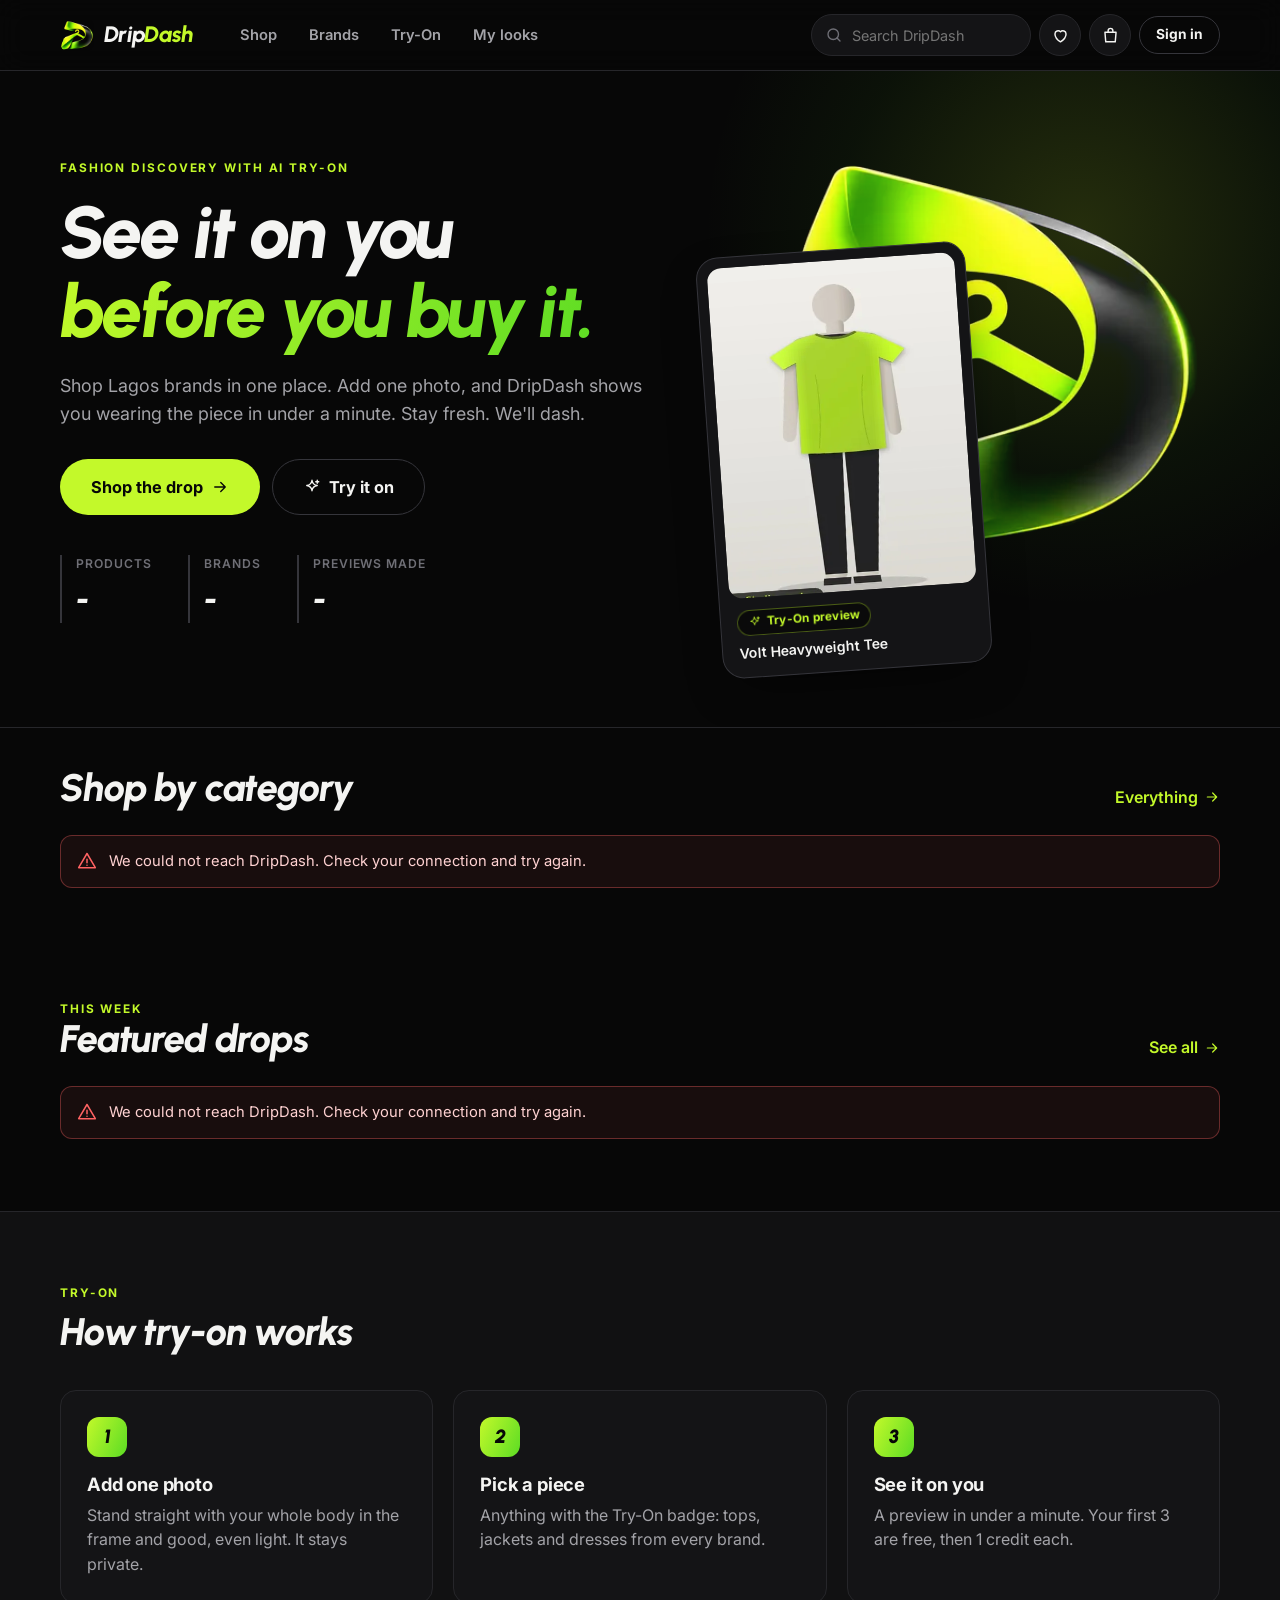
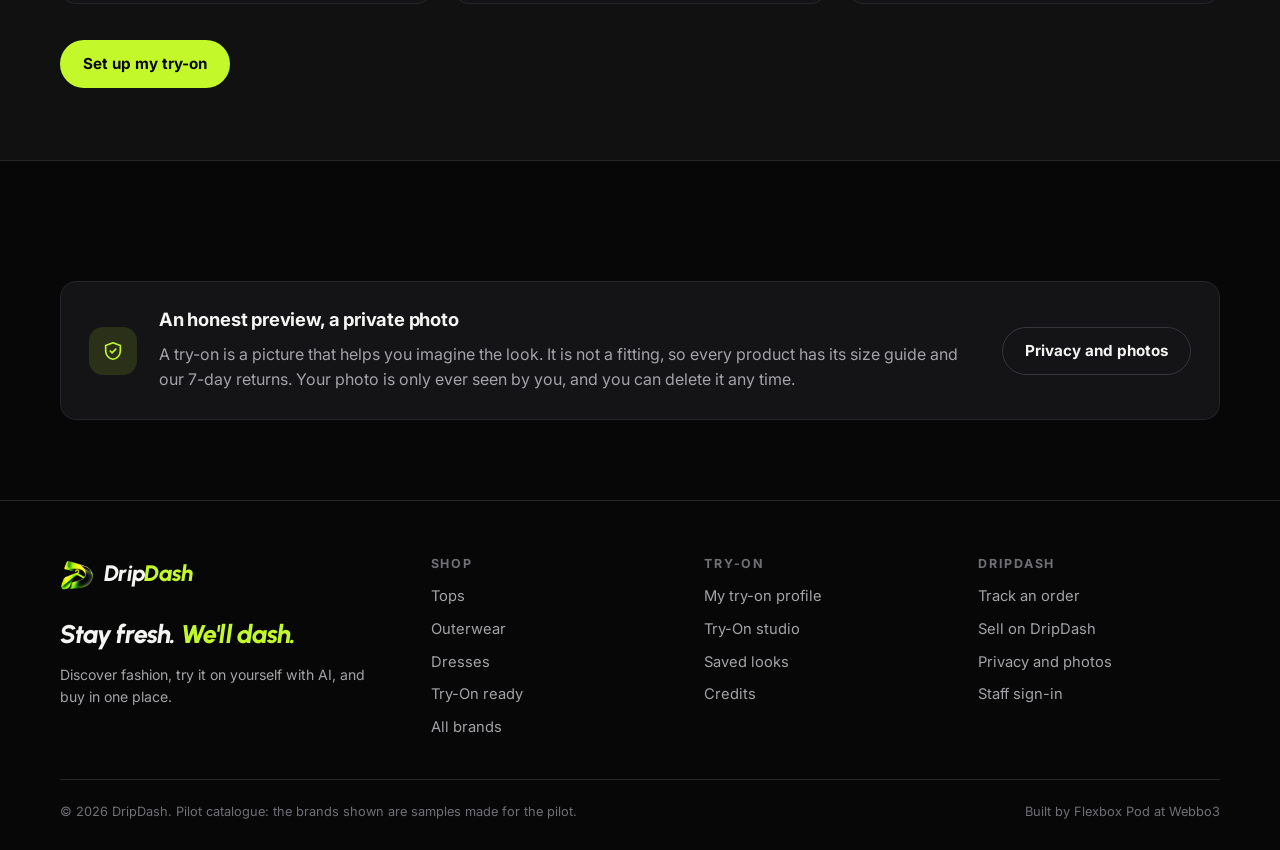
<file: index.html>
<!doctype html>
<!-- PAGE 1: HOME. Owner: Role 1, Lead Developer. Your files: index.html, js/pages/home.js, css/pages/home.css -->
<html lang="en">
<head>
  <meta charset="utf-8">
  <meta name="viewport" content="width=device-width, initial-scale=1">
  <title>DripDash | Stay fresh. We'll dash.</title>
  <meta name="description" content="Discover fashion from Lagos brands, see it on yourself with an AI try-on, and buy in one place.">
  <link rel="icon" href="assets/emblem-96.png">
  <link rel="preconnect" href="https://fonts.googleapis.com">
  <link rel="preconnect" href="https://fonts.gstatic.com" crossorigin>
  <link rel="stylesheet" href="https://fonts.googleapis.com/css2?family=Inter:wght@400;500;600;700&family=Urbanist:ital,wght@0,700;0,800;1,700;1,800;1,900&display=swap">
  <link rel="stylesheet" href="css/dripdash.css">
  <link rel="stylesheet" href="css/pages/home.css">
</head>
<body data-page="home">
  <header data-dd="header"></header>
  <main>
    <section class="hero">
      <div class="wrap hero-grid">
        <div class="hero-copy">
          <p class="eyebrow">Fashion discovery with AI try-on</p>
          <h1>See it on you<br><span class="grad-text">before you buy it.</span></h1>
          <p class="lead">Shop Lagos brands in one place. Add one photo, and DripDash shows you wearing the piece in under a minute. Stay fresh. We'll dash.</p>
          <div class="row hero-cta">
            <a class="btn btn-lg" href="shop.html">Shop the drop <i data-icon="arrow"></i></a>
            <a class="btn btn-lg btn-ghost" href="tryon.html"><i data-icon="sparkle"></i> Try it on</a>
          </div>
          <dl class="hero-stats" id="stats" aria-live="polite">
            <div><dt>Products</dt><dd data-stat="products">-</dd></div>
            <div><dt>Brands</dt><dd data-stat="brands">-</dd></div>
            <div><dt>Previews made</dt><dd data-stat="previews_made">-</dd></div>
          </dl>
        </div>
        <div class="hero-art" aria-hidden="true">
          <img class="hero-emblem" src="assets/emblem.webp" alt="">
          <figure class="hero-card">
            <img src="assets/hero-tryon.webp" alt="">
            <figcaption><span class="pill tryon"><i data-icon="sparkle"></i>Try-On preview</span><span class="small">Volt Heavyweight Tee</span></figcaption>
          </figure>
        </div>
      </div>
    </section>

    <section class="section tight">
      <div class="wrap">
        <div class="row between section-head">
          <h2>Shop by category</h2>
          <a class="link-arrow" href="shop.html">Everything <i data-icon="arrow"></i></a>
        </div>
        <div class="cats" id="categories"></div>
      </div>
    </section>

    <section class="section">
      <div class="wrap">
        <div class="row between section-head">
          <div><p class="eyebrow">This week</p><h2>Featured drops</h2></div>
          <a class="link-arrow" href="shop.html?sort=featured">See all <i data-icon="arrow"></i></a>
        </div>
        <div class="grid grid-4" id="featured" data-check="featured"></div>
      </div>
    </section>

    <section class="section how" id="how">
      <div class="wrap">
        <p class="eyebrow">Try-On</p>
        <h2>How try-on works</h2>
        <ol class="how-steps">
          <li><span class="num">1</span><h3>Add one photo</h3><p class="muted">Stand straight with your whole body in the frame and good, even light. It stays private.</p></li>
          <li><span class="num">2</span><h3>Pick a piece</h3><p class="muted">Anything with the Try-On badge: tops, jackets and dresses from every brand.</p></li>
          <li><span class="num">3</span><h3>See it on you</h3><p class="muted">A preview in under a minute. Your first 3 are free, then 1 credit each.</p></li>
        </ol>
        <a class="btn" href="profile.html">Set up my try-on</a>
      </div>
    </section>

    <section class="section tight">
      <div class="wrap">
        <div class="brand-strip" id="brands"></div>
      </div>
    </section>

    <section class="section tight">
      <div class="wrap">
        <div class="honest">
          <div class="icon-tile"><i data-icon="shield"></i></div>
          <div class="stack">
            <h3>An honest preview, a private photo</h3>
            <p class="muted">A try-on is a picture that helps you imagine the look. It is not a fitting, so every product has its size guide and our 7-day returns. Your photo is only ever seen by you, and you can delete it any time.</p>
          </div>
          <a class="btn btn-ghost" href="account.html#privacy">Privacy and photos</a>
        </div>
      </div>
    </section>
  </main>
  <footer data-dd="footer"></footer>
  <script src="js/api.js"></script>
  <script src="js/ui.js"></script>
  <script src="js/pages/home.js"></script>
</body>
</html>
</file>
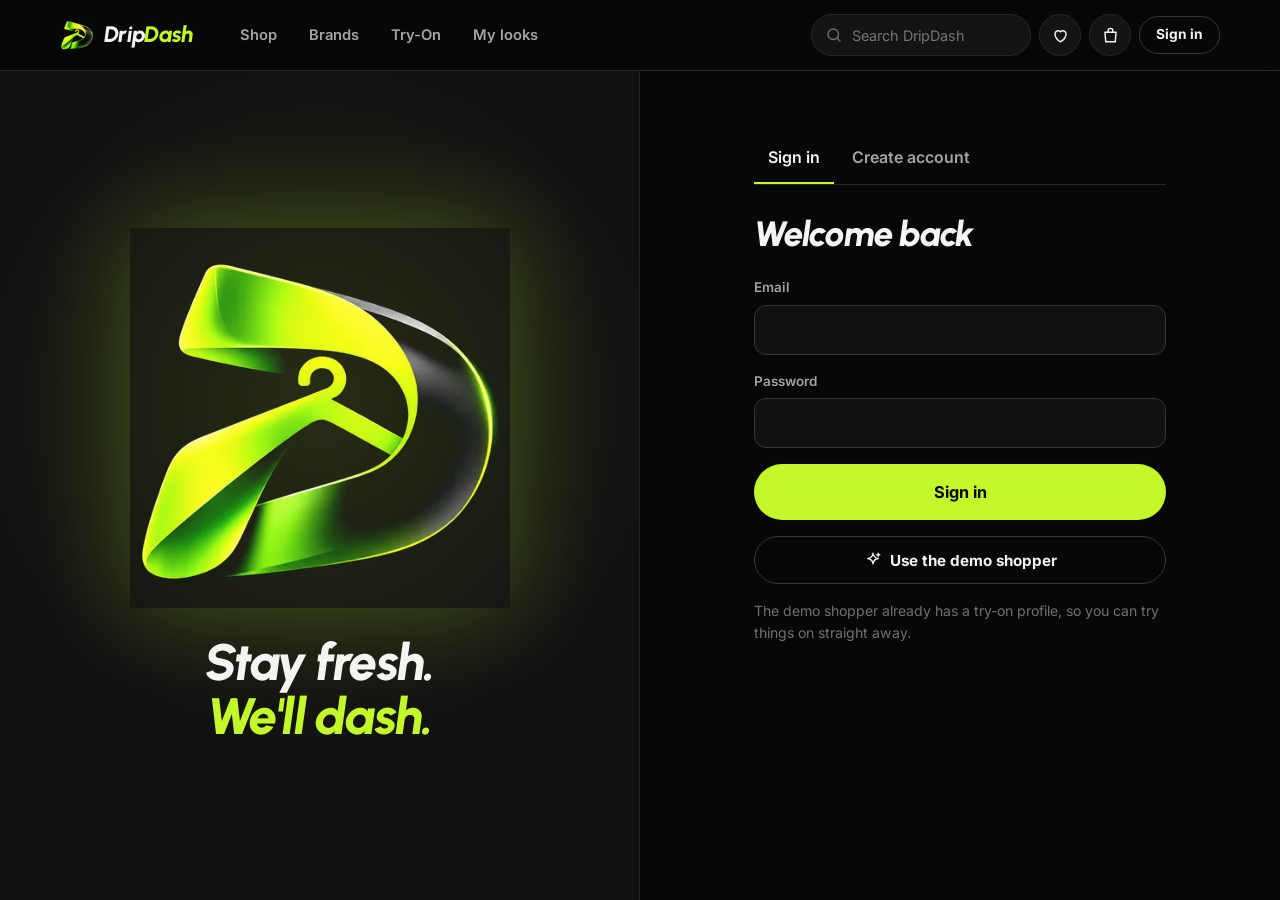
<file: account.html>
<!doctype html>
<!-- PAGE 13: ACCOUNT. Owner: Role 13, Wallet & Account Developer. Your files: account.html, js/pages/account.js, css/pages/account.css -->
<html lang="en">
<head>
  <meta charset="utf-8">
  <meta name="viewport" content="width=device-width, initial-scale=1">
  <title>Your account | DripDash</title>
  <link rel="icon" href="assets/emblem-96.png">
  <link rel="preconnect" href="https://fonts.googleapis.com">
  <link rel="preconnect" href="https://fonts.gstatic.com" crossorigin>
  <link rel="stylesheet" href="https://fonts.googleapis.com/css2?family=Inter:wght@400;500;600;700&family=Urbanist:ital,wght@0,700;0,800;1,700;1,800;1,900&display=swap">
  <link rel="stylesheet" href="css/dripdash.css">
  <link rel="stylesheet" href="css/pages/account.css">
</head>
<body data-page="account">
  <header data-dd="header"></header>
  <main class="wrap">
    <div class="page-head row between">
      <div><p class="eyebrow">Your account</p><h1 id="hello">Hello</h1></div>
      <button class="btn btn-ghost btn-sm" type="button" id="signOut"><i data-icon="logout"></i> Sign out</button>
    </div>
    <div class="account">
      <nav class="side" aria-label="Account sections">
        <a href="#details">Details</a><a href="#wallet">Credits</a><a href="#devices">Devices</a><a href="#privacy">Privacy and photos</a>
      </nav>
      <div class="stack-lg">
        <section class="card pad-lg" id="details">
          <h2>Details</h2>
          <form class="form" id="detailsForm" novalidate>
            <div class="two">
              <div class="field"><label for="name">Full name</label><input id="name" name="name" autocomplete="name"></div>
              <div class="field"><label for="phone">Phone</label><input id="phone" name="phone" type="tel" autocomplete="tel"></div>
            </div>
            <div class="field"><label for="email">Email</label><input id="email" type="email" disabled></div>
            <label class="check"><input type="checkbox" name="marketing"> <span>Send me new drops now and then</span></label>
            <div><button class="btn" type="submit">Save details</button></div>
          </form>
          <details class="pw"><summary>Change password</summary>
            <form class="form" id="passwordForm" novalidate>
              <div class="two">
                <div class="field"><label for="current">Current password</label><input id="current" name="current" type="password" autocomplete="current-password"></div>
                <div class="field"><label for="new">New password</label><input id="new" name="new" type="password" autocomplete="new-password"></div>
              </div>
              <div><button class="btn btn-dark" type="submit">Change password</button></div>
            </form>
          </details>
        </section>

        <section class="card pad-lg" id="wallet">
          <div class="row between"><h2>Credits</h2><span class="balance"><i data-icon="coin"></i><b id="balance">-</b> credits</span></div>
          <p class="muted" id="walletNote">A still preview is 1 credit, a motion preview 3. A preview that fails gives the credit back.</p>
          <div class="grid grid-3 packs" id="packs"></div>
          <h3 style="margin-top:28px">History</h3>
          <div class="table-wrap"><table class="table"><thead><tr><th>When</th><th>What</th><th style="text-align:right">Credits</th><th style="text-align:right">Balance</th></tr></thead><tbody id="ledger"></tbody></table></div>
        </section>

        <section class="card pad-lg" id="devices">
          <h2>Devices</h2>
          <p class="muted">Where you are signed in. End any session you do not recognise.</p>
          <ul class="sessions" id="sessions"></ul>
        </section>

        <section class="card pad-lg" id="privacy">
          <h2>Privacy and photos</h2>
          <div id="photoState"></div>
          <div class="danger-zone">
            <div><h4>Delete my photo and every preview</h4><p class="small muted">Your try-on profile, your photo and every look made from it. Your orders and credits stay.</p></div>
            <button class="btn btn-danger btn-sm" type="button" id="deletePhotos">Delete photos</button>
          </div>
          <div class="danger-zone">
            <div><h4>Delete my account</h4><p class="small muted">Everything above, plus your wishlist, bag and sign-in. Order records are kept for tax law, without your name or address.</p></div>
            <button class="btn btn-danger btn-sm" type="button" id="deleteAccount">Delete account</button>
          </div>
        </section>
      </div>
    </div>
  </main>
  <footer data-dd="footer"></footer>
  <script src="js/api.js"></script>
  <script src="js/ui.js"></script>
  <script src="js/pages/account.js"></script>
</body>
</html>
</file>
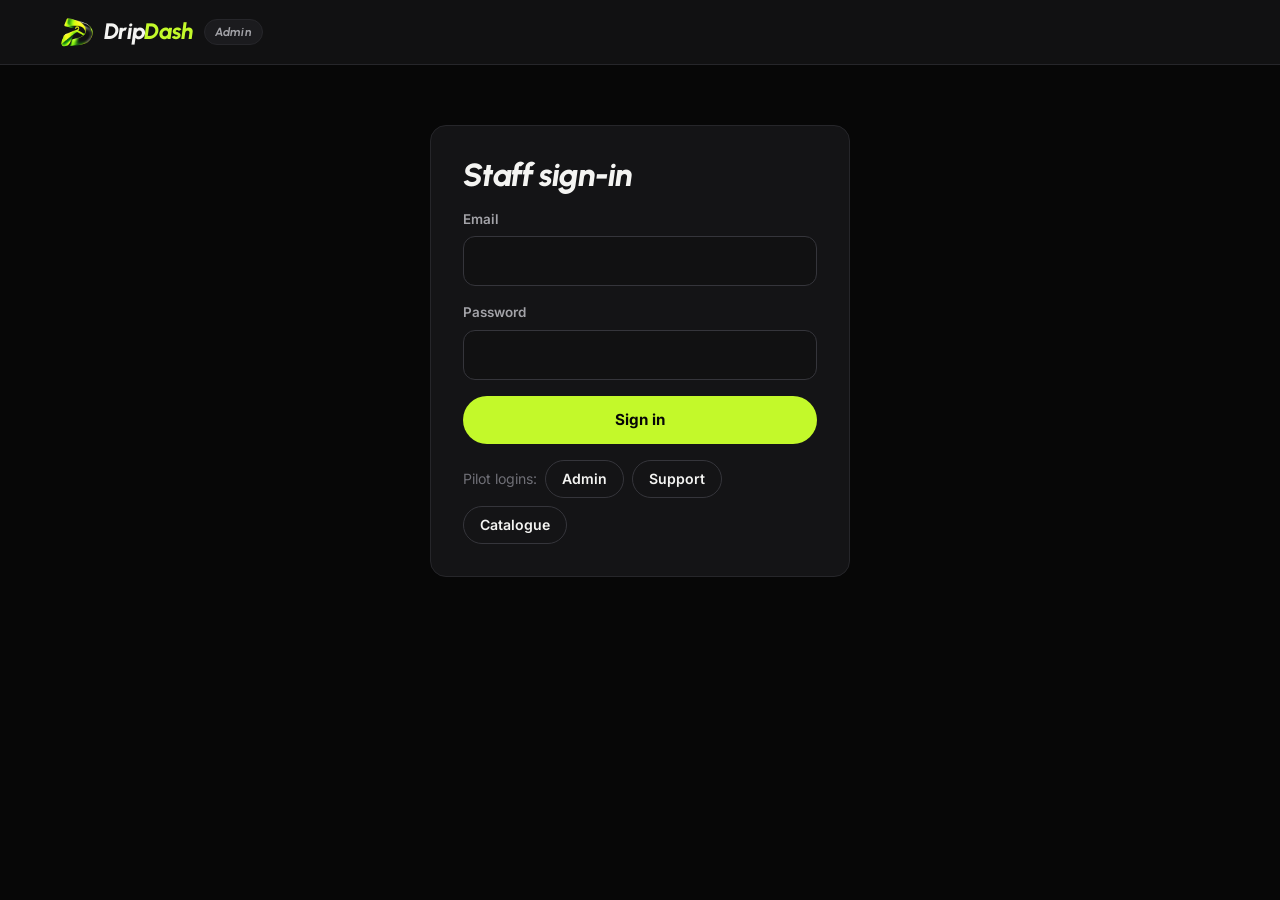
<file: admin.html>
<!doctype html>
<!-- PAGE 14: ADMIN. Owner: Role 14, Admin Dashboard Developer. Your files: admin.html, js/pages/admin.js, css/pages/admin.css -->
<html lang="en">
<head>
  <meta charset="utf-8">
  <meta name="viewport" content="width=device-width, initial-scale=1">
  <title>DripDash Admin</title>
  <link rel="icon" href="assets/emblem-96.png">
  <link rel="preconnect" href="https://fonts.googleapis.com">
  <link rel="preconnect" href="https://fonts.gstatic.com" crossorigin>
  <link rel="stylesheet" href="https://fonts.googleapis.com/css2?family=Inter:wght@400;500;600;700&family=Urbanist:ital,wght@0,700;0,800;1,700;1,800;1,900&display=swap">
  <link rel="stylesheet" href="css/dripdash.css">
  <link rel="stylesheet" href="css/pages/admin.css">
</head>
<body data-page="admin">
  <header class="admin-bar">
    <div class="wrap row between">
      <a class="brand" href="index.html"><img src="assets/emblem-96.png" alt=""><span>Drip<b>Dash</b></span> <span class="pill">Admin</span></a>
      <div class="row"><span class="small muted" id="who"></span><button class="btn btn-ghost btn-sm" type="button" id="staffOut" hidden>Sign out</button></div>
    </div>
  </header>
  <main class="wrap">
    <section class="gate" id="gate" hidden>
      <form class="card pad-lg form" id="staffForm" novalidate>
        <h1 class="display" style="font-size:2rem">Staff sign-in</h1>
        <div class="field"><label for="se">Email</label><input id="se" name="email" type="email" autocomplete="username"></div>
        <div class="field"><label for="sp">Password</label><input id="sp" name="password" type="password" autocomplete="current-password"></div>
        <button class="btn btn-block" type="submit">Sign in</button>
        <div class="demo-logins small">
          <p class="faint">Pilot logins:</p>
          <button type="button" class="chip" data-login="admin@dripdash.ng|dripdash-admin">Admin</button>
          <button type="button" class="chip" data-login="support@dripdash.ng|dripdash-support">Support</button>
          <button type="button" class="chip" data-login="catalogue@dripdash.ng|dripdash-catalogue">Catalogue</button>
        </div>
      </form>
    </section>

    <section id="dash" hidden>
      <div class="tabs" id="tabs">
        <button class="on" type="button" data-tab="overview">Overview</button>
        <button type="button" data-tab="reports">Reports <span class="count" id="reportCount"></span></button>
        <button type="button" data-tab="tryon">Try-on control</button>
        <button type="button" data-tab="orders">Orders</button>
        <button type="button" data-tab="jobs">Job queue</button>
        <button type="button" data-tab="partners">Partners</button>
        <button type="button" data-tab="audit">Audit log</button>
      </div>

      <div data-pane="overview">
        <div class="row between" style="margin-bottom:18px"><h2>Pilot scoreboard</h2>
          <select class="input" id="days" style="width:auto"><option value="7">Last 7 days</option><option value="30" selected>Last 30 days</option><option value="90">Last 90 days</option></select></div>
        <div class="grid grid-4" id="tiles" data-check="admin-tiles"></div>
        <div class="grid grid-2" style="margin-top:20px">
          <div class="card pad"><h3>Previews and orders, by day</h3><div class="bars" id="daily"></div></div>
          <div class="card pad"><h3>Most tried on</h3><ol class="top" id="top"></ol></div>
        </div>
      </div>
      <div data-pane="reports" hidden><div class="reports" id="reports"></div></div>
      <div data-pane="tryon" hidden>
        <div class="card pad switches" id="switches"></div>
        <h3 style="margin:26px 0 12px">Every product</h3>
        <div class="table-wrap"><table class="table"><thead><tr><th>Product</th><th>Category</th><th>Stock</th><th>Last checked</th><th>Try-on</th></tr></thead><tbody id="productRows"></tbody></table></div>
      </div>
      <div data-pane="orders" hidden><div class="table-wrap"><table class="table"><thead><tr><th>Order</th><th>Customer</th><th>Total</th><th>Status</th><th>Move to</th></tr></thead><tbody id="orderRows"></tbody></table></div></div>
      <div data-pane="jobs" hidden><p class="small faint" id="jobsNote"></p><div class="table-wrap"><table class="table"><thead><tr><th>Job</th><th>Product</th><th>Mode</th><th>Status</th><th>Provider</th><th>Time</th><th>Credits</th></tr></thead><tbody id="jobRows"></tbody></table></div></div>
      <div data-pane="partners" hidden><div class="stack" id="partners"></div></div>
      <div data-pane="audit" hidden><div class="table-wrap"><table class="table"><thead><tr><th>When</th><th>Who</th><th>Did</th><th>On</th><th>Note</th></tr></thead><tbody id="auditRows"></tbody></table></div></div>
    </section>
  </main>
  <script src="js/api.js"></script>
  <script src="js/ui.js"></script>
  <script src="js/pages/admin.js"></script>
</body>
</html>
</file>
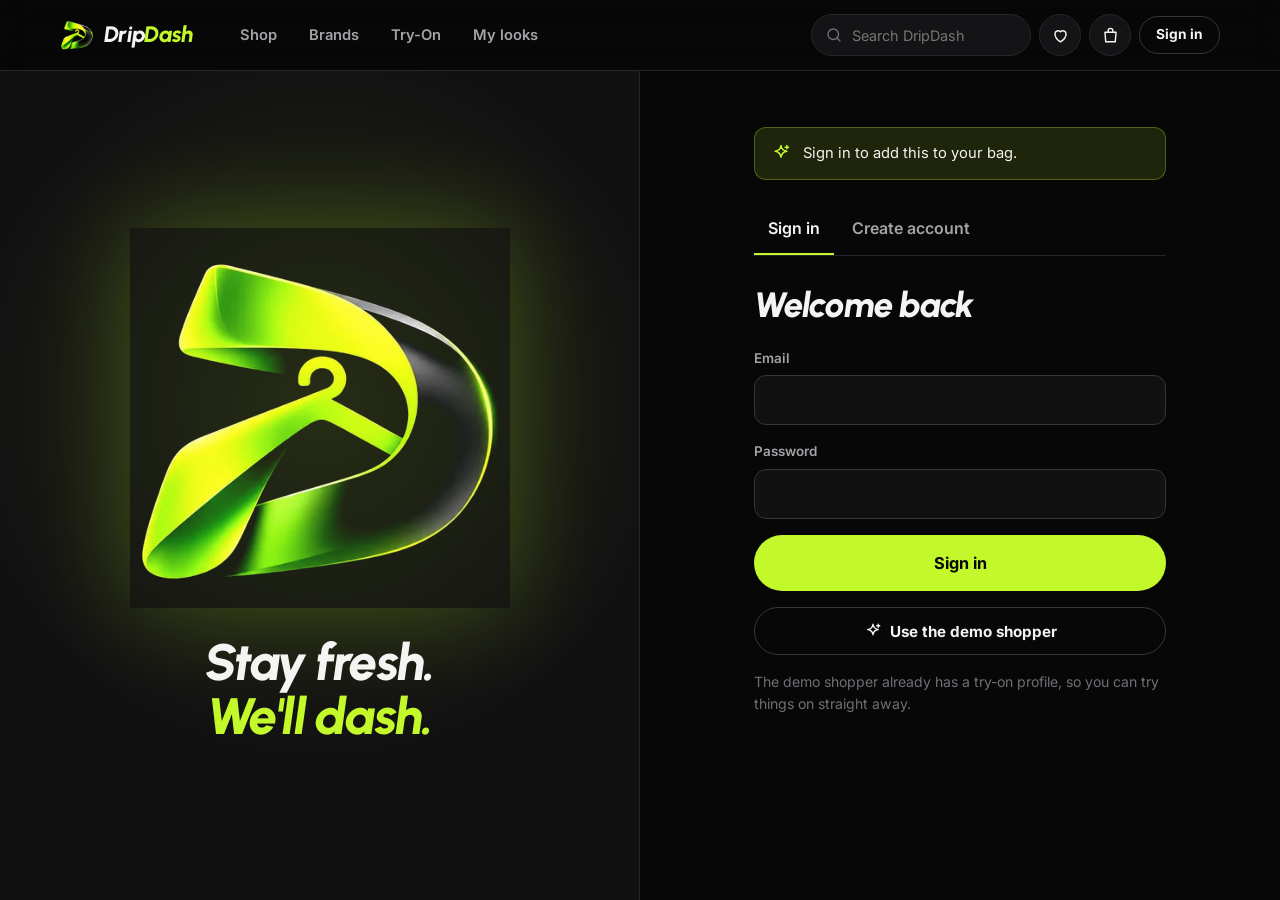
<file: bag.html>
<!doctype html>
<!-- PAGE 10: BAG. Owner: Role 10, Bag Developer. Your files: bag.html, js/pages/bag.js, css/pages/bag.css -->
<html lang="en">
<head>
  <meta charset="utf-8">
  <meta name="viewport" content="width=device-width, initial-scale=1">
  <title>Your bag | DripDash</title>
  <link rel="icon" href="assets/emblem-96.png">
  <link rel="preconnect" href="https://fonts.googleapis.com">
  <link rel="preconnect" href="https://fonts.gstatic.com" crossorigin>
  <link rel="stylesheet" href="https://fonts.googleapis.com/css2?family=Inter:wght@400;500;600;700&family=Urbanist:ital,wght@0,700;0,800;1,700;1,800;1,900&display=swap">
  <link rel="stylesheet" href="css/dripdash.css">
  <link rel="stylesheet" href="css/pages/bag.css">
</head>
<body data-page="bag">
  <header data-dd="header"></header>
  <main class="wrap">
    <div class="page-head">
      <nav class="crumbs"><a href="index.html">Home</a><span>/</span><span>Bag</span></nav>
      <h1>Your bag</h1>
    </div>
    <div class="bag" id="bag" data-check="bag">
      <div id="notices"></div>
      <section class="lines" id="lines" aria-label="Items"></section>
      <aside class="summary card pad" id="summary"></aside>
    </div>
  </main>
  <footer data-dd="footer"></footer>
  <script src="js/api.js"></script>
  <script src="js/ui.js"></script>
  <script src="js/pages/bag.js"></script>
</body>
</html>
</file>
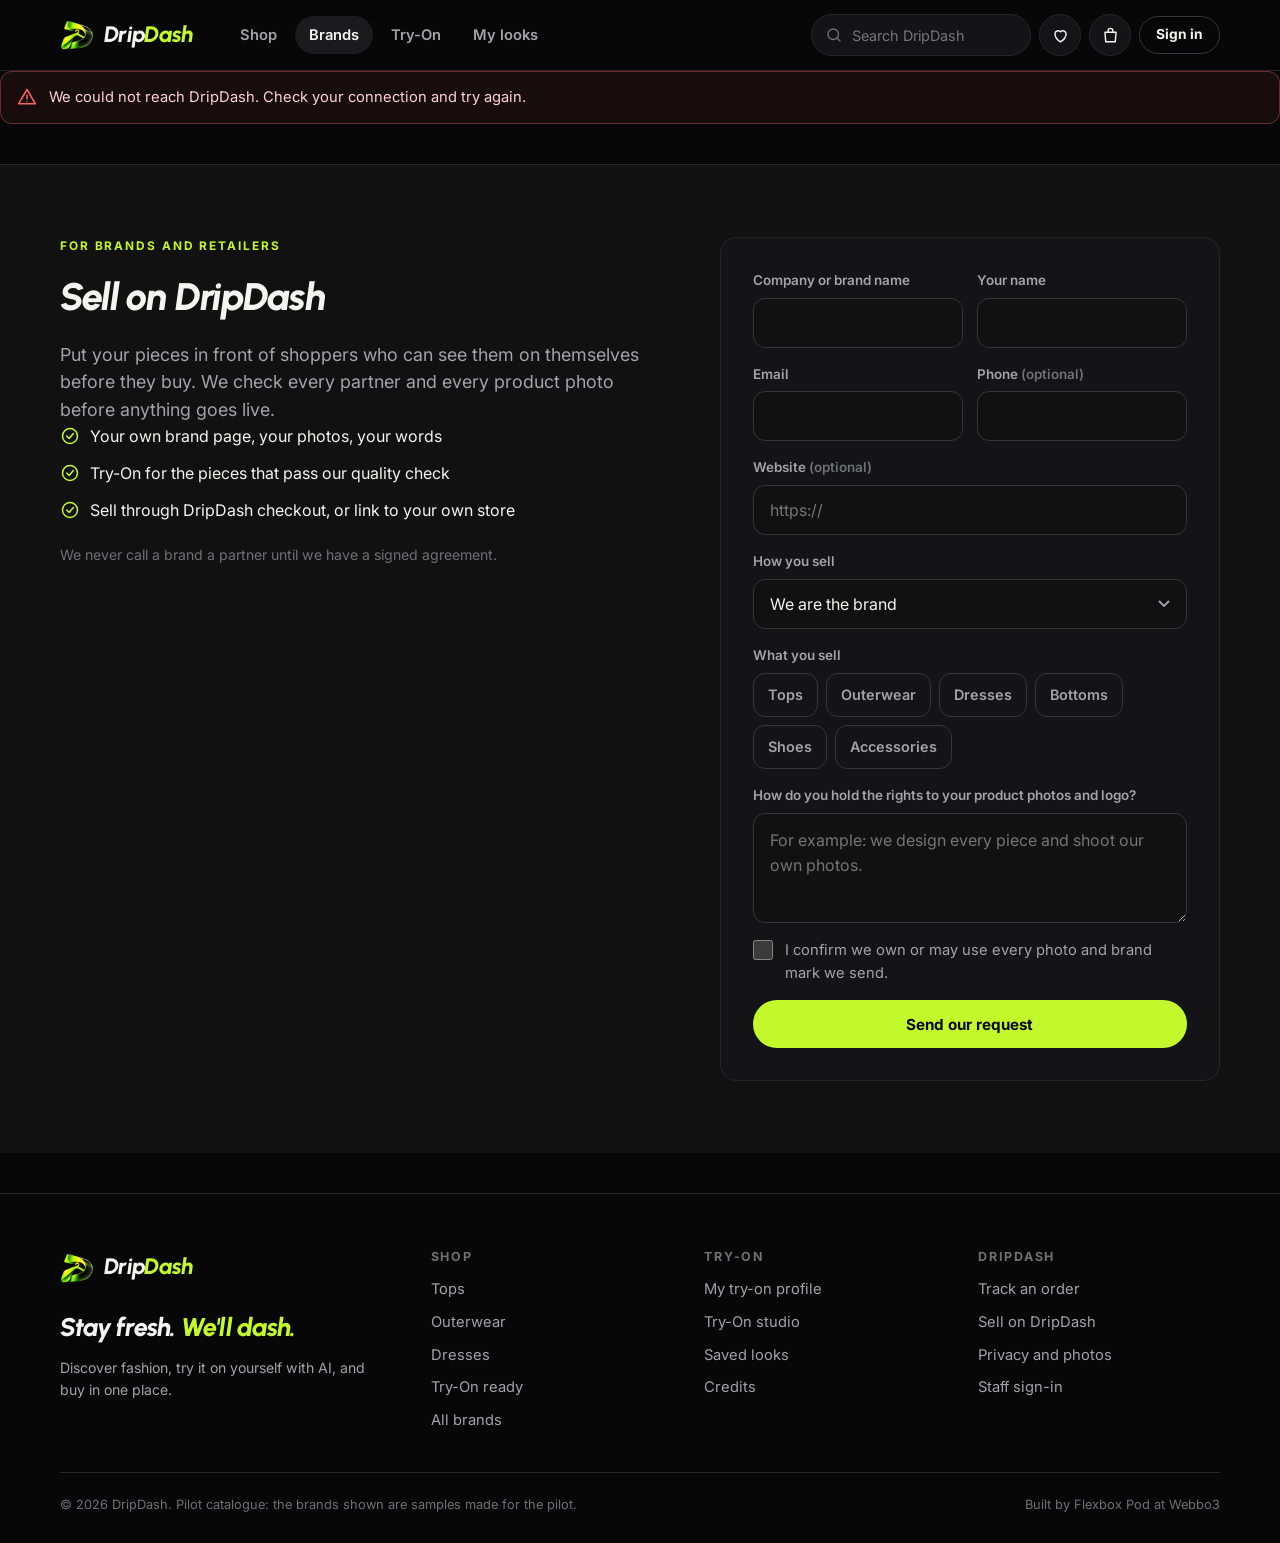
<file: brands.html>
<!doctype html>
<!-- PAGE 4: BRANDS. Owner: Role 4, Brands & Partners Developer. Your files: brands.html, js/pages/brands.js, css/pages/brands.css -->
<html lang="en">
<head>
  <meta charset="utf-8">
  <meta name="viewport" content="width=device-width, initial-scale=1">
  <title>Brands | DripDash</title>
  <link rel="icon" href="assets/emblem-96.png">
  <link rel="preconnect" href="https://fonts.googleapis.com">
  <link rel="preconnect" href="https://fonts.gstatic.com" crossorigin>
  <link rel="stylesheet" href="https://fonts.googleapis.com/css2?family=Inter:wght@400;500;600;700&family=Urbanist:ital,wght@0,700;0,800;1,700;1,800;1,900&display=swap">
  <link rel="stylesheet" href="css/dripdash.css">
  <link rel="stylesheet" href="css/pages/brands.css">
</head>
<body data-page="brands">
  <header data-dd="header"></header>
  <main>
    <div id="view" data-check="brands"></div>

    <section class="section partner" id="partner">
      <div class="wrap split">
        <div class="stack-lg">
          <p class="eyebrow">For brands and retailers</p>
          <h2>Sell on DripDash</h2>
          <p class="lead">Put your pieces in front of shoppers who can see them on themselves before they buy. We check every partner and every product photo before anything goes live.</p>
          <ul class="ticks">
            <li><i data-icon="check-circle"></i> Your own brand page, your photos, your words</li>
            <li><i data-icon="check-circle"></i> Try-On for the pieces that pass our quality check</li>
            <li><i data-icon="check-circle"></i> Sell through DripDash checkout, or link to your own store</li>
          </ul>
          <p class="small faint">We never call a brand a partner until we have a signed agreement.</p>
        </div>
        <div class="card pad-lg">
          <form id="partnerForm" class="form" novalidate>
            <div class="two">
              <div class="field"><label for="company">Company or brand name</label><input id="company" name="company" autocomplete="organization"></div>
              <div class="field"><label for="contact_name">Your name</label><input id="contact_name" name="contact_name" autocomplete="name"></div>
            </div>
            <div class="two">
              <div class="field"><label for="email">Email</label><input id="email" name="email" type="email" autocomplete="email"></div>
              <div class="field"><label for="phone">Phone <span class="faint">(optional)</span></label><input id="phone" name="phone" type="tel" autocomplete="tel"></div>
            </div>
            <div class="field"><label for="website">Website <span class="faint">(optional)</span></label><input id="website" name="website" type="url" placeholder="https://"></div>
            <div class="field"><label for="seller_type">How you sell</label>
              <select id="seller_type" name="seller_type"><option value="official">We are the brand</option><option value="authorised">Authorised retailer</option><option value="affiliate">Affiliate store</option></select></div>
            <div class="field"><span class="label">What you sell</span>
              <div class="options">
                <label class="option"><input type="checkbox" name="categories" value="tops"><span>Tops</span></label>
                <label class="option"><input type="checkbox" name="categories" value="outerwear"><span>Outerwear</span></label>
                <label class="option"><input type="checkbox" name="categories" value="dresses"><span>Dresses</span></label>
                <label class="option"><input type="checkbox" name="categories" value="bottoms"><span>Bottoms</span></label>
                <label class="option"><input type="checkbox" name="categories" value="shoes"><span>Shoes</span></label>
                <label class="option"><input type="checkbox" name="categories" value="accessories"><span>Accessories</span></label>
              </div></div>
            <div class="field"><label for="rights">How do you hold the rights to your product photos and logo?</label><textarea id="rights" name="rights" placeholder="For example: we design every piece and shoot our own photos."></textarea></div>
            <label class="check"><input type="checkbox" name="rights_confirmed"> <span>I confirm we own or may use every photo and brand mark we send.</span></label>
            <button class="btn btn-block" type="submit">Send our request</button>
          </form>
        </div>
      </div>
    </section>
  </main>
  <footer data-dd="footer"></footer>
  <script src="js/api.js"></script>
  <script src="js/ui.js"></script>
  <script src="js/pages/brands.js"></script>
</body>
</html>
</file>
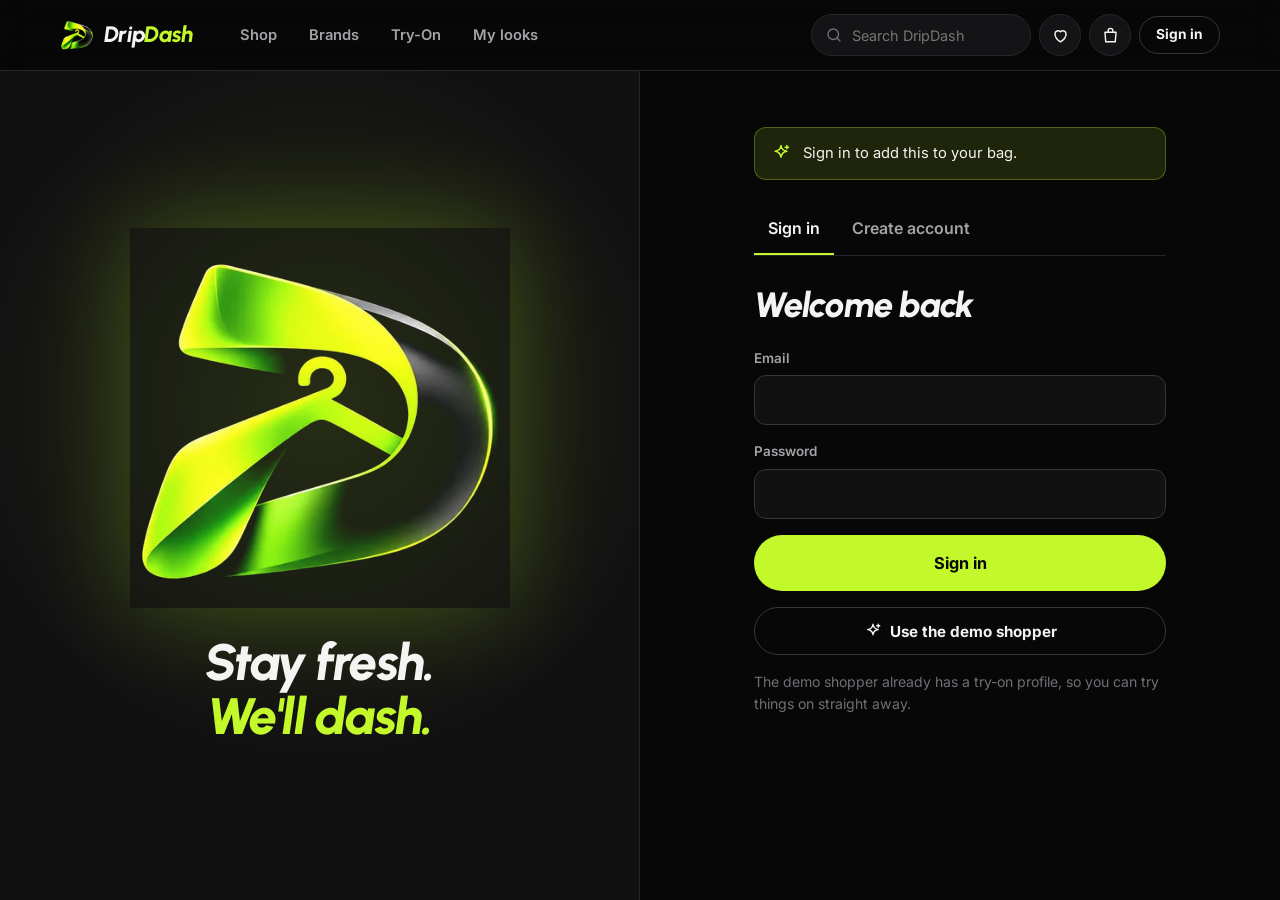
<file: checkout.html>
<!doctype html>
<!-- PAGE 11: CHECKOUT. Owner: Role 11, Checkout Developer. Your files: checkout.html, js/pages/checkout.js, css/pages/checkout.css -->
<html lang="en">
<head>
  <meta charset="utf-8">
  <meta name="viewport" content="width=device-width, initial-scale=1">
  <title>Checkout | DripDash</title>
  <link rel="icon" href="assets/emblem-96.png">
  <link rel="preconnect" href="https://fonts.googleapis.com">
  <link rel="preconnect" href="https://fonts.gstatic.com" crossorigin>
  <link rel="stylesheet" href="https://fonts.googleapis.com/css2?family=Inter:wght@400;500;600;700&family=Urbanist:ital,wght@0,700;0,800;1,700;1,800;1,900&display=swap">
  <link rel="stylesheet" href="css/dripdash.css">
  <link rel="stylesheet" href="css/pages/checkout.css">
</head>
<body data-page="checkout">
  <header data-dd="header"></header>
  <main class="wrap">
    <div class="page-head">
      <nav class="crumbs"><a href="index.html">Home</a><span>/</span><a href="bag.html">Bag</a><span>/</span><span>Checkout</span></nav>
      <h1>Checkout</h1>
    </div>
    <div class="checkout" id="checkout" data-check="checkout">
      <form class="form card pad-lg" id="orderForm" novalidate>
        <h3>Delivery</h3>
        <div class="field"><label for="name">Full name</label><input id="name" name="name" autocomplete="name"></div>
        <div class="field"><label for="phone">Phone</label><input id="phone" name="phone" type="tel" autocomplete="tel" placeholder="0803 123 4567"></div>
        <div class="field"><label for="address">Address</label><textarea id="address" name="address" autocomplete="street-address" placeholder="House number, street, area"></textarea></div>
        <div class="field"><label for="area">Area</label><select id="area" name="area"><option value="">Choose where we deliver</option></select></div>
        <div class="field"><label for="note">Note for the rider <span class="faint">(optional)</span></label><input id="note" name="note" placeholder="Gate code, landmark..."></div>
        <h3 style="margin-top:10px">Payment</h3>
        <div class="pay-options" id="methods"></div>
        <p class="notice warn small" id="pilotNote"></p>
        <p class="small muted paid-to"><i data-icon="lock"></i> You pay <b>DripDash</b>. We never see or keep your card details.</p>
        <button class="btn btn-lg btn-block" type="submit" id="payBtn">Place order</button>
      </form>
      <aside class="card pad summary" id="summary"></aside>
    </div>
  </main>
  <footer data-dd="footer"></footer>
  <script src="js/api.js"></script>
  <script src="js/ui.js"></script>
  <script src="js/pages/checkout.js"></script>
</body>
</html>
</file>
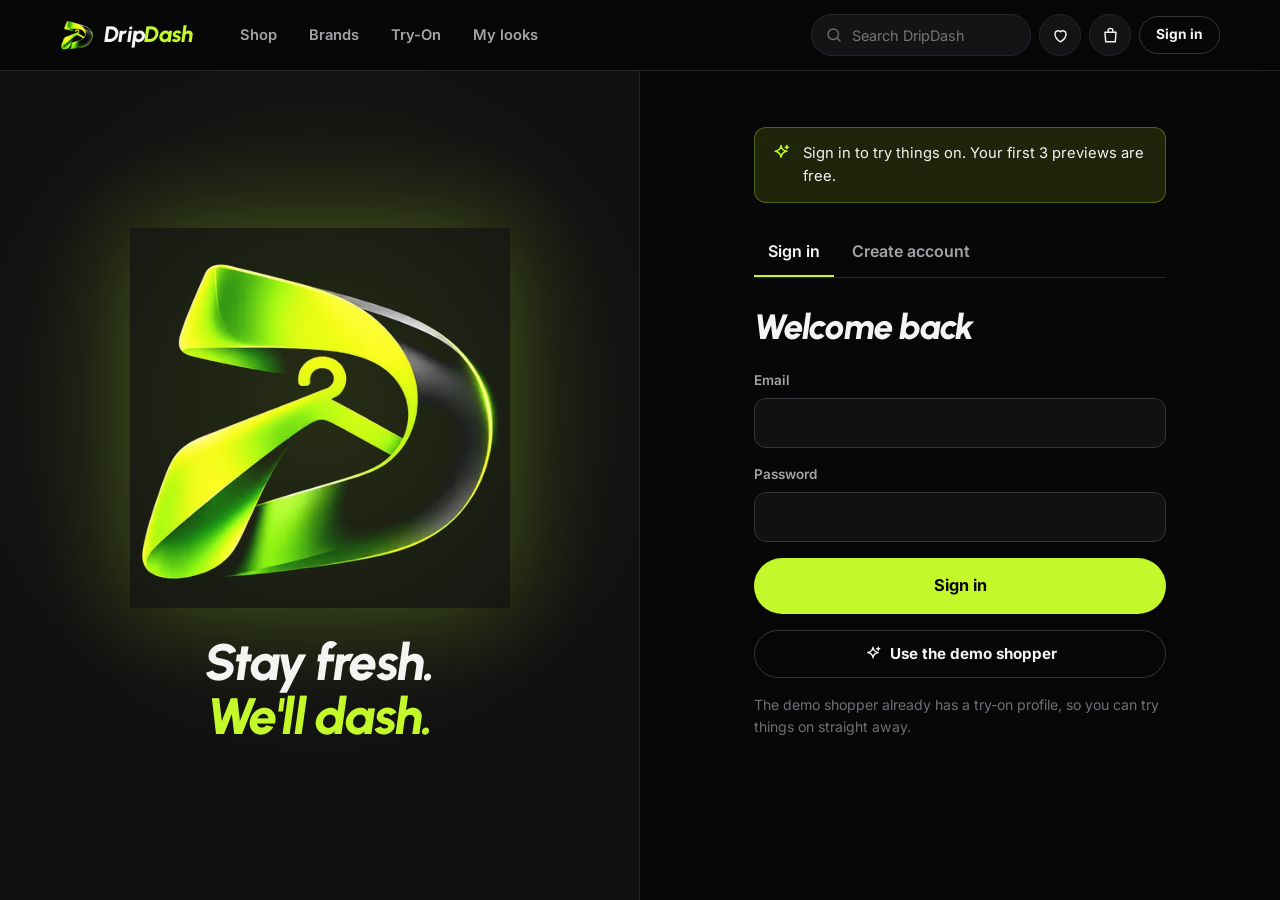
<file: looks.html>
<!doctype html>
<!-- PAGE 8: SAVED LOOKS. Owner: Role 8, Saved Looks Developer. Your files: looks.html, js/pages/looks.js, css/pages/looks.css -->
<html lang="en">
<head>
  <meta charset="utf-8">
  <meta name="viewport" content="width=device-width, initial-scale=1">
  <title>My looks | DripDash</title>
  <link rel="icon" href="assets/emblem-96.png">
  <link rel="preconnect" href="https://fonts.googleapis.com">
  <link rel="preconnect" href="https://fonts.gstatic.com" crossorigin>
  <link rel="stylesheet" href="https://fonts.googleapis.com/css2?family=Inter:wght@400;500;600;700&family=Urbanist:ital,wght@0,700;0,800;1,700;1,800;1,900&display=swap">
  <link rel="stylesheet" href="css/dripdash.css">
  <link rel="stylesheet" href="css/pages/looks.css">
</head>
<body data-page="looks">
  <header data-dd="header"></header>
  <main class="wrap">
    <div class="page-head">
      <nav class="crumbs"><a href="index.html">Home</a><span>/</span><span>My looks</span></nav>
      <h1>My looks</h1>
      <p class="lead">Every preview you made. Only you can see them, unless you share one.</p>
    </div>
    <div class="row between" style="margin-bottom:22px">
      <div class="row" id="filters" role="tablist">
        <button class="chip on" type="button" data-filter="all">All</button>
        <button class="chip" type="button" data-filter="static">Stills</button>
        <button class="chip" type="button" data-filter="motion">Motion</button>
        <button class="chip" type="button" data-filter="shared">Shared</button>
      </div>
      <a class="btn btn-sm" href="tryon.html"><i data-icon="sparkle"></i> New try-on</a>
    </div>
    <div class="grid grid-4 looks" id="grid" data-check="looks"></div>
  </main>

  <dialog class="modal look-modal" id="viewer">
    <div class="look-view" id="viewerBody"></div>
  </dialog>

  <footer data-dd="footer"></footer>
  <script src="js/api.js"></script>
  <script src="js/ui.js"></script>
  <script src="js/pages/looks.js"></script>
</body>
</html>
</file>
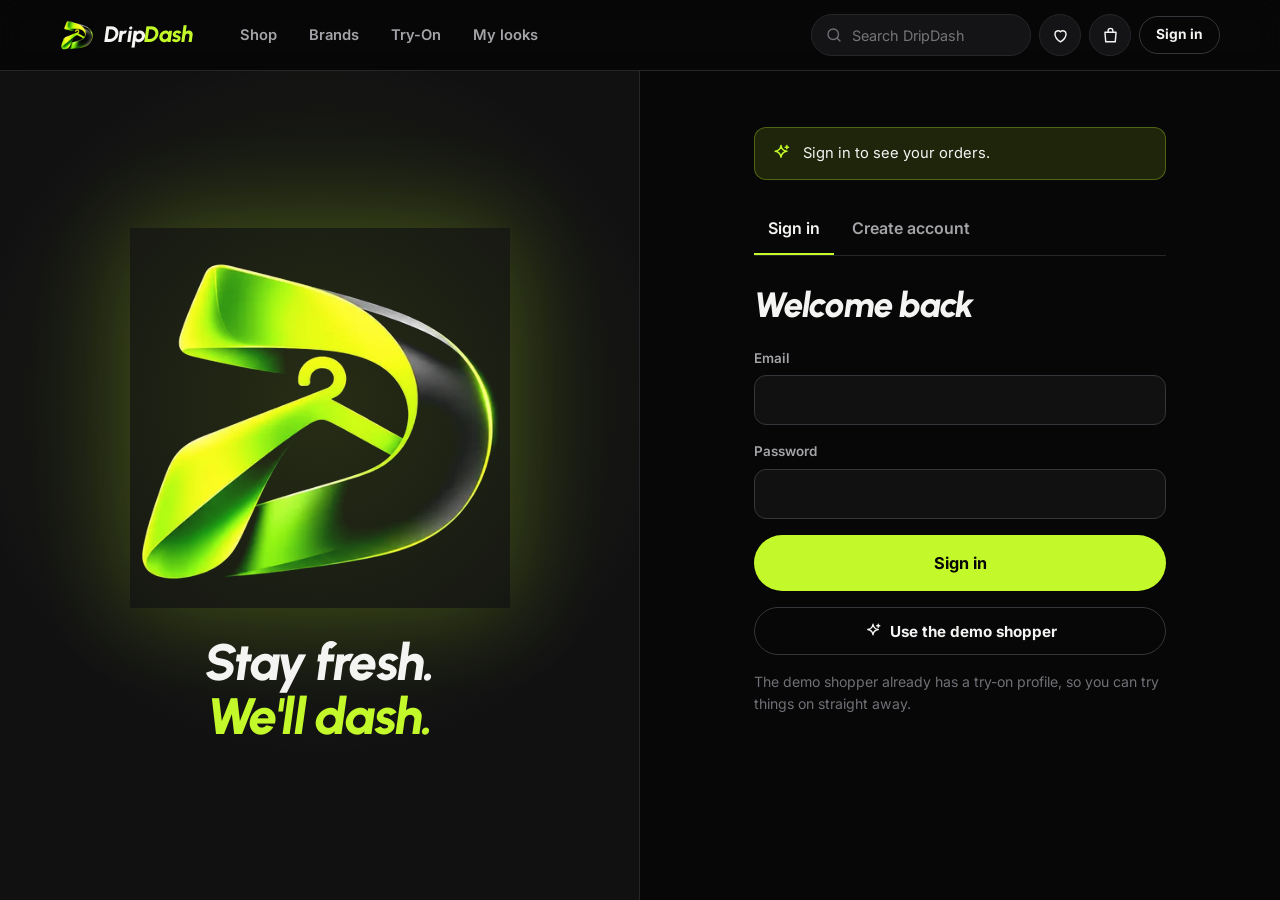
<file: orders.html>
<!doctype html>
<!-- PAGE 12: ORDERS. Owner: Role 12, Orders Developer. Your files: orders.html, js/pages/orders.js, css/pages/orders.css -->
<html lang="en">
<head>
  <meta charset="utf-8">
  <meta name="viewport" content="width=device-width, initial-scale=1">
  <title>Orders | DripDash</title>
  <link rel="icon" href="assets/emblem-96.png">
  <link rel="preconnect" href="https://fonts.googleapis.com">
  <link rel="preconnect" href="https://fonts.gstatic.com" crossorigin>
  <link rel="stylesheet" href="https://fonts.googleapis.com/css2?family=Inter:wght@400;500;600;700&family=Urbanist:ital,wght@0,700;0,800;1,700;1,800;1,900&display=swap">
  <link rel="stylesheet" href="css/dripdash.css">
  <link rel="stylesheet" href="css/pages/orders.css">
</head>
<body data-page="orders">
  <header data-dd="header"></header>
  <main class="wrap">
    <div class="page-head">
      <nav class="crumbs" id="crumbs"><a href="index.html">Home</a><span>/</span><a href="orders.html">Orders</a></nav>
      <h1 id="title">Your orders</h1>
    </div>
    <div id="view" data-check="orders"></div>
  </main>
  <footer data-dd="footer"></footer>
  <script src="js/api.js"></script>
  <script src="js/ui.js"></script>
  <script src="js/pages/orders.js"></script>
</body>
</html>
</file>
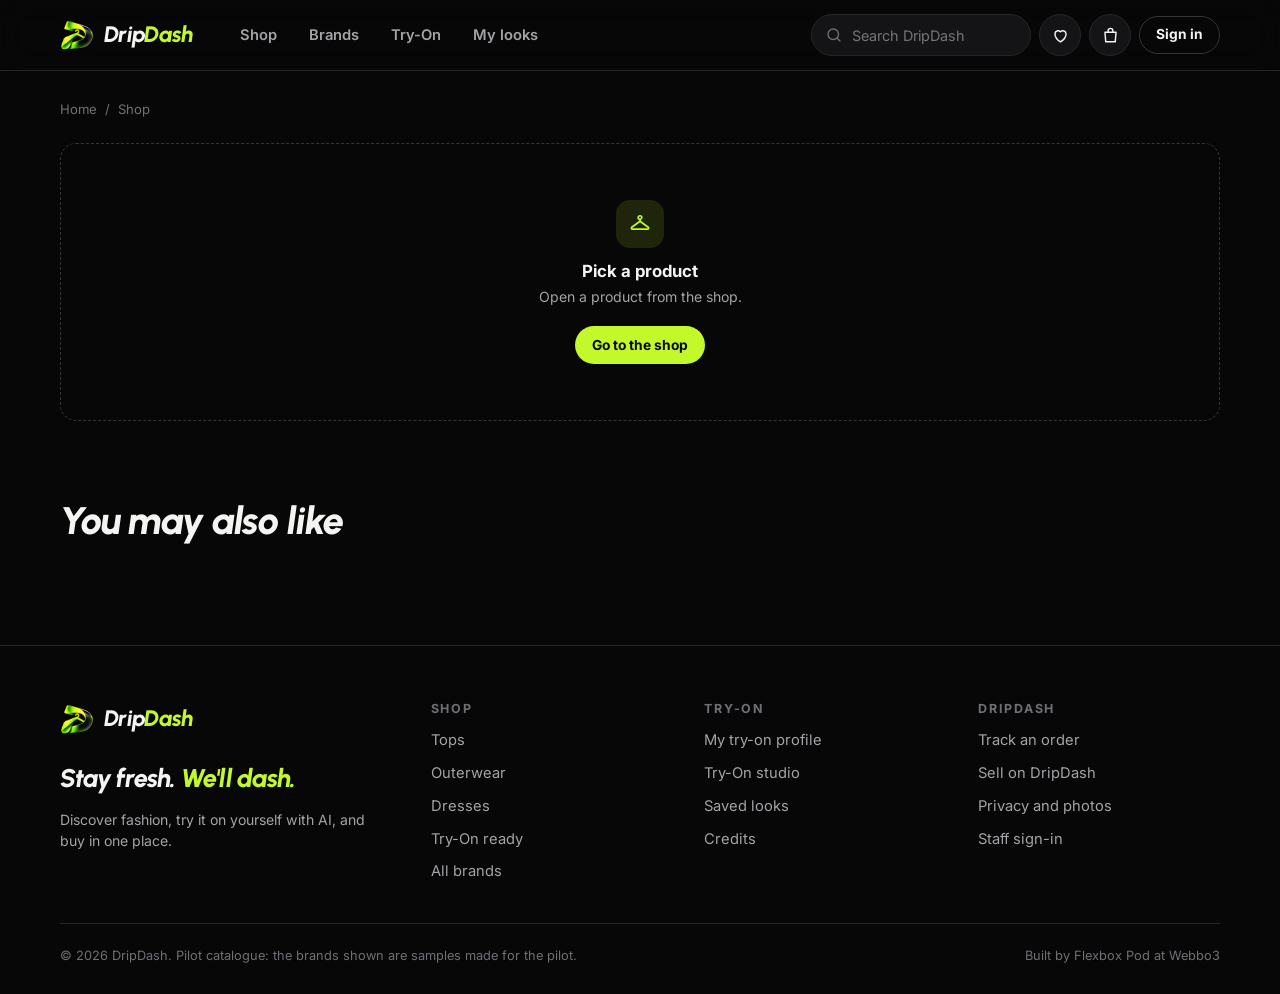
<file: product.html>
<!doctype html>
<!-- PAGE 3: PRODUCT. Owner: Role 3, Product Page Developer. Your files: product.html, js/pages/product.js, css/pages/product.css -->
<html lang="en">
<head>
  <meta charset="utf-8">
  <meta name="viewport" content="width=device-width, initial-scale=1">
  <title>Product | DripDash</title>
  <link rel="icon" href="assets/emblem-96.png">
  <link rel="preconnect" href="https://fonts.googleapis.com">
  <link rel="preconnect" href="https://fonts.gstatic.com" crossorigin>
  <link rel="stylesheet" href="https://fonts.googleapis.com/css2?family=Inter:wght@400;500;600;700&family=Urbanist:ital,wght@0,700;0,800;1,700;1,800;1,900&display=swap">
  <link rel="stylesheet" href="css/dripdash.css">
  <link rel="stylesheet" href="css/pages/product.css">
</head>
<body data-page="product">
  <header data-dd="header"></header>
  <main class="wrap">
    <nav class="crumbs" id="crumbs" style="margin-top:28px"><a href="index.html">Home</a><span>/</span><a href="shop.html">Shop</a></nav>
    <div id="product" class="pdp" data-check="product">
      <div class="skeleton" style="aspect-ratio:4/5"></div>
      <div class="stack"><div class="skeleton" style="height:40px"></div><div class="skeleton" style="height:22px;width:40%"></div></div>
    </div>
    <section class="section tight">
      <h2 style="margin-bottom:22px">You may also like</h2>
      <div class="grid grid-4" id="related"></div>
    </section>
  </main>
  <footer data-dd="footer"></footer>
  <script src="js/api.js"></script>
  <script src="js/ui.js"></script>
  <script src="js/pages/product.js"></script>
</body>
</html>
</file>
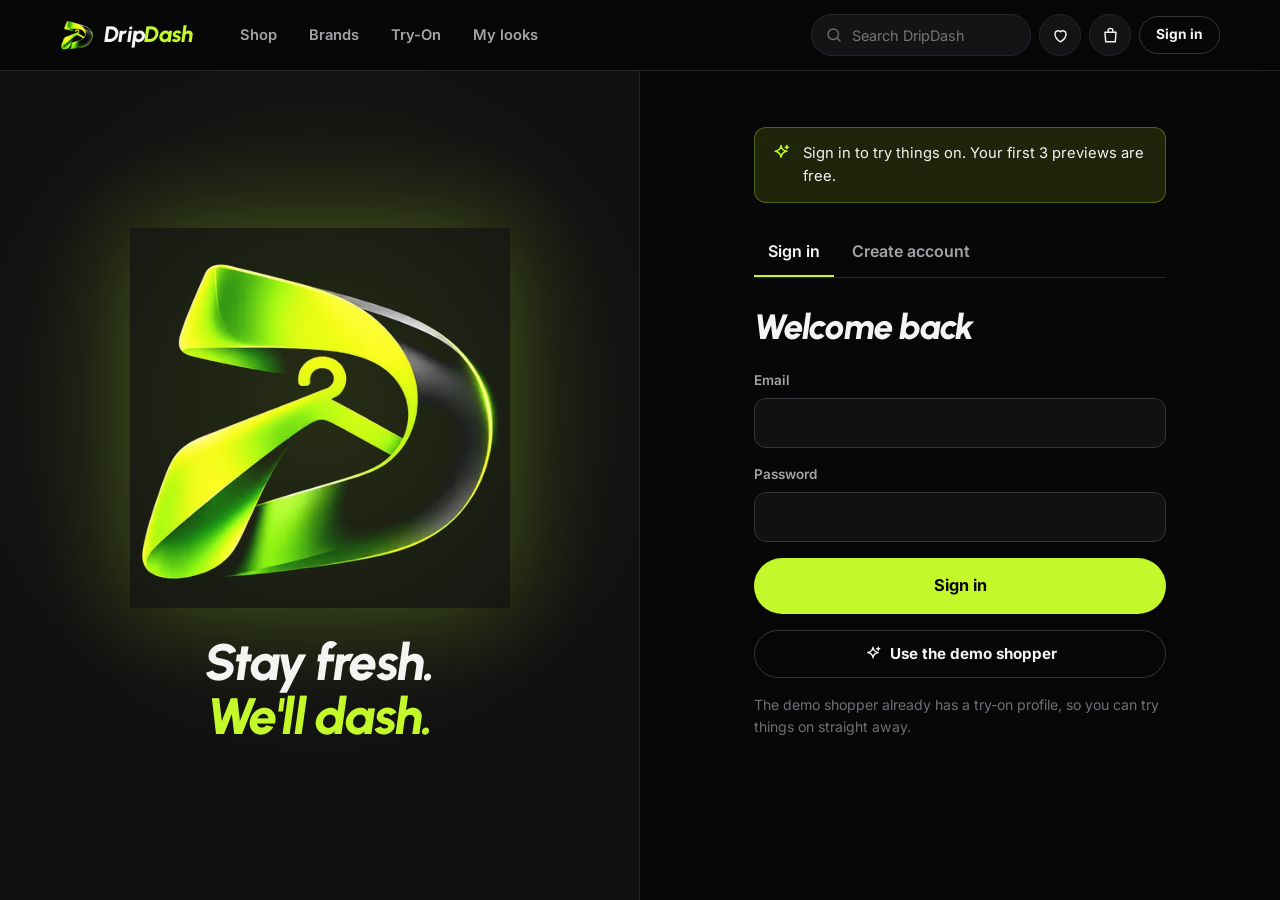
<file: profile.html>
<!doctype html>
<!-- PAGE 6: TRY-ON PROFILE. Owner: Role 6, Try-On Profile Developer. Your files: profile.html, js/pages/profile.js, css/pages/profile.css -->
<html lang="en">
<head>
  <meta charset="utf-8">
  <meta name="viewport" content="width=device-width, initial-scale=1">
  <title>My try-on profile | DripDash</title>
  <link rel="icon" href="assets/emblem-96.png">
  <link rel="preconnect" href="https://fonts.googleapis.com">
  <link rel="preconnect" href="https://fonts.gstatic.com" crossorigin>
  <link rel="stylesheet" href="https://fonts.googleapis.com/css2?family=Inter:wght@400;500;600;700&family=Urbanist:ital,wght@0,700;0,800;1,700;1,800;1,900&display=swap">
  <link rel="stylesheet" href="css/dripdash.css">
  <link rel="stylesheet" href="css/pages/profile.css">
</head>
<body data-page="profile">
  <header data-dd="header"></header>
  <main class="wrap">
    <div class="page-head">
      <nav class="crumbs"><a href="index.html">Home</a><span>/</span><span>Try-on profile</span></nav>
      <h1>Your try-on profile</h1>
      <p class="lead">One photo and four marks. Set it up once, then try on anything with the Try-On badge.</p>
    </div>

    <ol class="stepper" id="stepper" aria-label="Setup steps">
      <li data-step="consent"><span>1</span>Your consent</li>
      <li data-step="photo"><span>2</span>Your photo</li>
      <li data-step="fit"><span>3</span>Body marks</li>
      <li data-step="ready"><span>4</span>Ready</li>
    </ol>

    <section class="panel-step" data-panel="consent" hidden>
      <div class="split">
        <div class="card pad-lg stack-lg">
          <h2 id="consentTitle">Before you add your photo</h2>
          <ul class="points" id="consentPoints"></ul>
        </div>
        <form class="card pad-lg form" id="consentForm" novalidate>
          <div class="icon-tile"><i data-icon="shield"></i></div>
          <h3>Your photo, your choice</h3>
          <label class="check"><input type="checkbox" name="agree"> <span>I have read this and I agree to DripDash using my photo for the try-on previews I ask for.</span></label>
          <label class="check"><input type="checkbox" name="adult"> <span>I am 18 or older, and the photo I add will be of me.</span></label>
          <button class="btn btn-block" type="submit">Agree and continue</button>
          <p class="small faint">You can delete your photo and every preview from your account at any time.</p>
        </form>
      </div>
    </section>

    <section class="panel-step" data-panel="photo" hidden>
      <div class="split">
        <div class="stack-lg">
          <label class="drop" id="drop" for="photoInput">
            <input id="photoInput" type="file" accept="image/jpeg,image/png,image/webp" capture="environment" class="sr-only">
            <img id="photoPreview" alt="Your photo" hidden>
            <span class="drop-empty" id="dropEmpty"><i data-icon="camera"></i><b>Take or choose a photo</b><span class="small faint">JPEG, PNG or WebP, whole body, standing</span></span>
          </label>
          <div class="row">
            <button class="btn" type="button" id="uploadBtn" disabled>Use this photo</button>
            <label class="btn btn-ghost" for="photoInput">Choose another</label>
          </div>
          <div id="checks" aria-live="polite"></div>
        </div>
        <div class="card pad-lg stack">
          <h3>For the best preview</h3>
          <ul class="guide" id="guide"></ul>
        </div>
      </div>
    </section>

    <section class="panel-step" data-panel="fit" hidden>
      <div class="split">
        <div class="fit-stage" id="fitStage">
          <img id="fitPhoto" alt="Your photo with the body marks">
          <button class="mark point" type="button" data-mark="shoulder_l" aria-label="Left shoulder"><span>L</span></button>
          <button class="mark point" type="button" data-mark="shoulder_r" aria-label="Right shoulder"><span>R</span></button>
          <button class="mark line" type="button" data-mark="hip_y" aria-label="Hip line"><span>Hips</span></button>
          <button class="mark line" type="button" data-mark="ankle_y" aria-label="Ankle line"><span>Ankles</span></button>
        </div>
        <div class="card pad-lg stack-lg">
          <h3>Drag the marks onto your body</h3>
          <ol class="fit-help">
            <li><b>L</b> and <b>R</b> go on the tips of your shoulders.</li>
            <li>The <b>Hips</b> line goes across the widest part of your hips.</li>
            <li>The <b>Ankles</b> line goes across your ankles.</li>
          </ol>
          <p class="small faint">We use these marks to place clothes on your photo. They never leave DripDash.</p>
          <div class="row">
            <button class="btn" type="button" id="saveFit">Save and finish</button>
            <button class="btn btn-ghost" type="button" id="resetFit">Reset the marks</button>
          </div>
          <div id="fitMsg"></div>
        </div>
      </div>
    </section>

    <section class="panel-step" data-panel="ready" hidden>
      <div class="split">
        <div class="ready-photo"><img id="readyPhoto" alt="Your try-on photo"></div>
        <div class="card pad-lg stack-lg">
          <span class="pill green"><i data-icon="check"></i>Profile ready</span>
          <h2>You are ready to try things on</h2>
          <p class="muted" id="readyText"></p>
          <div class="row">
            <a class="btn" href="shop.html?tryon=1"><i data-icon="sparkle"></i> Find something to try</a>
            <button class="btn btn-ghost" type="button" id="replaceBtn">Replace my photo</button>
          </div>
          <hr class="divider">
          <button class="btn btn-danger btn-sm" type="button" id="deleteBtn"><i data-icon="trash"></i> Delete my photo and every preview</button>
        </div>
      </div>
    </section>
  </main>
  <footer data-dd="footer"></footer>
  <script src="js/api.js"></script>
  <script src="js/ui.js"></script>
  <script src="js/pages/profile.js"></script>
</body>
</html>
</file>
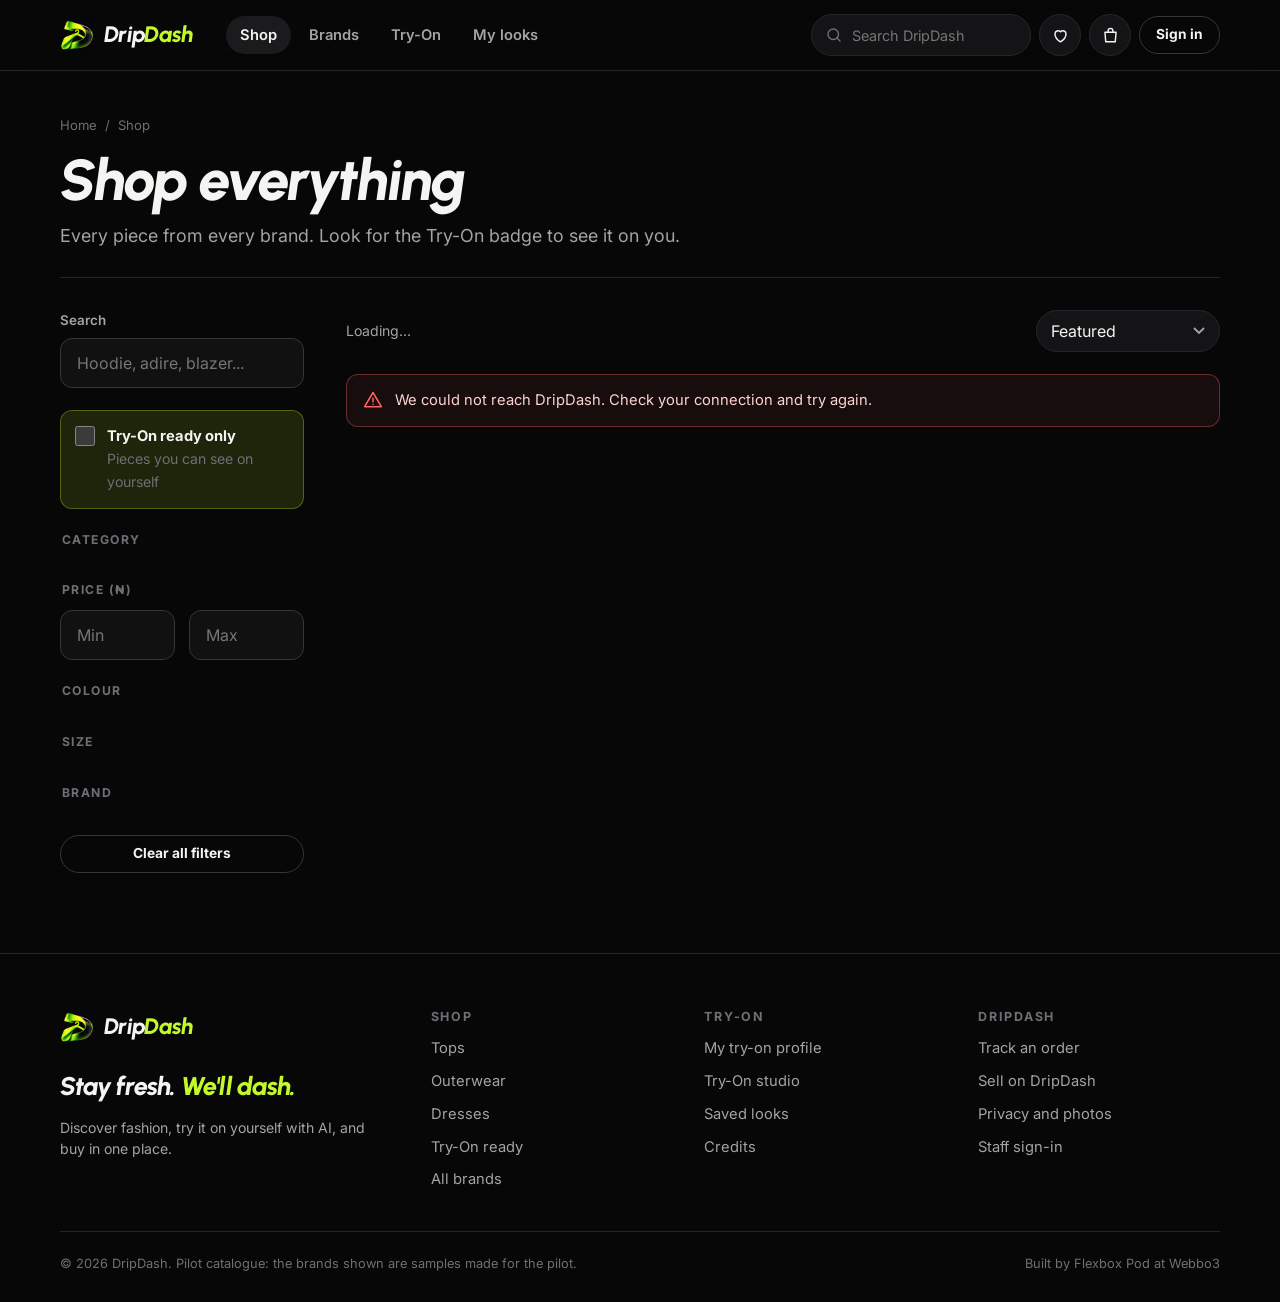
<file: shop.html>
<!doctype html>
<!-- PAGE 2: SHOP. Owner: Role 2, Catalogue Developer. Your files: shop.html, js/pages/shop.js, css/pages/shop.css -->
<html lang="en">
<head>
  <meta charset="utf-8">
  <meta name="viewport" content="width=device-width, initial-scale=1">
  <title>Shop | DripDash</title>
  <link rel="icon" href="assets/emblem-96.png">
  <link rel="preconnect" href="https://fonts.googleapis.com">
  <link rel="preconnect" href="https://fonts.gstatic.com" crossorigin>
  <link rel="stylesheet" href="https://fonts.googleapis.com/css2?family=Inter:wght@400;500;600;700&family=Urbanist:ital,wght@0,700;0,800;1,700;1,800;1,900&display=swap">
  <link rel="stylesheet" href="css/dripdash.css">
  <link rel="stylesheet" href="css/pages/shop.css">
</head>
<body data-page="shop">
  <header data-dd="header"></header>
  <main class="wrap">
    <div class="page-head">
      <nav class="crumbs"><a href="index.html">Home</a><span>/</span><span>Shop</span></nav>
      <h1 id="title">Shop everything</h1>
      <p class="lead" id="subtitle">Every piece from every brand. Look for the Try-On badge to see it on you.</p>
    </div>

    <div class="shop">
      <aside class="filters" id="filters" aria-label="Filters">
        <form id="filterForm">
          <div class="field"><label for="fq">Search</label><input id="fq" name="q" type="search" placeholder="Hoodie, adire, blazer..."></div>
          <label class="check tryon-toggle"><input type="checkbox" name="tryon" value="1"><span><b>Try-On ready only</b><br><span class="small faint">Pieces you can see on yourself</span></span></label>
          <fieldset><legend>Category</legend><div class="facet" id="fCategory"></div></fieldset>
          <fieldset><legend>Price (₦)</legend>
            <div class="two"><div class="field"><input name="min" type="number" min="0" step="500" placeholder="Min" aria-label="Lowest price"></div>
            <div class="field"><input name="max" type="number" min="0" step="500" placeholder="Max" aria-label="Highest price"></div></div>
          </fieldset>
          <fieldset><legend>Colour</legend><div class="facet colours" id="fColour"></div></fieldset>
          <fieldset><legend>Size</legend><div class="facet sizes" id="fSize"></div></fieldset>
          <fieldset><legend>Brand</legend><div class="facet" id="fBrand"></div></fieldset>
          <button class="btn btn-ghost btn-sm btn-block" type="button" id="clear">Clear all filters</button>
        </form>
      </aside>

      <section aria-label="Products">
        <div class="toolbar">
          <button class="btn btn-dark btn-sm show-filters" type="button" id="showFilters"><i data-icon="filter"></i> Filters</button>
          <p class="muted small" id="count" aria-live="polite">Loading...</p>
          <label class="sort"><span class="sr-only">Sort by</span>
            <select id="sort" class="input">
              <option value="featured">Featured</option>
              <option value="newest">Newest</option>
              <option value="price_asc">Price: low to high</option>
              <option value="price_desc">Price: high to low</option>
              <option value="name">Name A-Z</option>
            </select>
          </label>
        </div>
        <div class="grid grid-3" id="grid" data-check="shop-grid"></div>
        <nav class="pager" id="pager" aria-label="Pages"></nav>
      </section>
    </div>
  </main>
  <footer data-dd="footer"></footer>
  <script src="js/api.js"></script>
  <script src="js/ui.js"></script>
  <script src="js/pages/shop.js"></script>
</body>
</html>
</file>
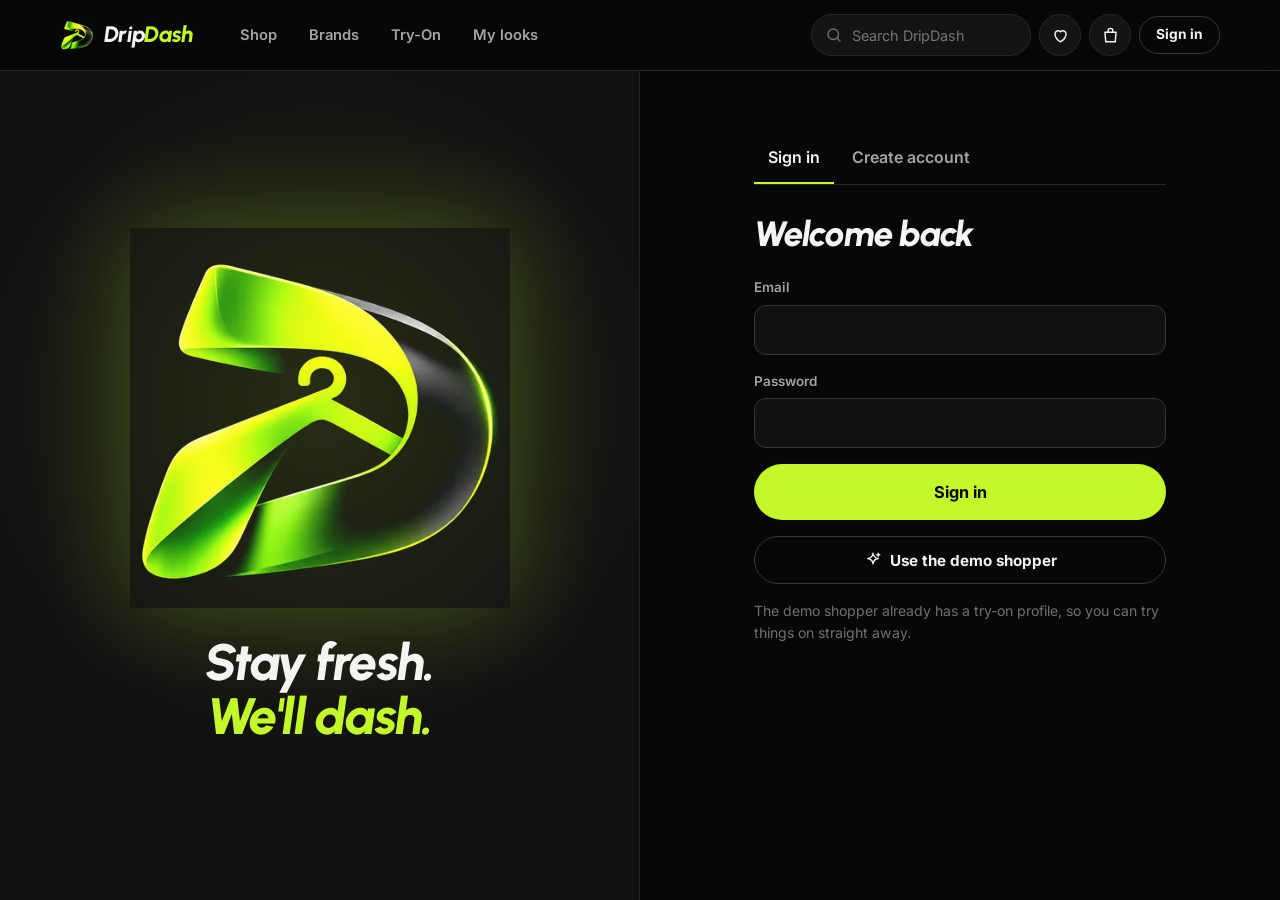
<file: signin.html>
<!doctype html>
<!-- PAGE 5: SIGN IN. Owner: Role 5, Accounts Developer. Your files: signin.html, js/pages/signin.js, css/pages/signin.css -->
<html lang="en">
<head>
  <meta charset="utf-8">
  <meta name="viewport" content="width=device-width, initial-scale=1">
  <title>Sign in | DripDash</title>
  <link rel="icon" href="assets/emblem-96.png">
  <link rel="preconnect" href="https://fonts.googleapis.com">
  <link rel="preconnect" href="https://fonts.gstatic.com" crossorigin>
  <link rel="stylesheet" href="https://fonts.googleapis.com/css2?family=Inter:wght@400;500;600;700&family=Urbanist:ital,wght@0,700;0,800;1,700;1,800;1,900&display=swap">
  <link rel="stylesheet" href="css/dripdash.css">
  <link rel="stylesheet" href="css/pages/signin.css">
</head>
<body data-page="signin">
  <header data-dd="header"></header>
  <main class="auth">
    <div class="auth-art" aria-hidden="true">
      <img src="assets/emblem.webp" alt="">
      <p class="display">Stay fresh.<br><span class="volt">We'll dash.</span></p>
    </div>
    <div class="auth-box">
      <div id="why"></div>
      <div class="tabs" role="tablist">
        <button type="button" role="tab" class="on" data-tab="signin" aria-selected="true">Sign in</button>
        <button type="button" role="tab" data-tab="register" aria-selected="false">Create account</button>
      </div>

      <form id="signinForm" class="form" data-panel="signin" novalidate>
        <h1 class="auth-title">Welcome back</h1>
        <div class="field"><label for="si-email">Email</label><input id="si-email" name="email" type="email" autocomplete="email" required></div>
        <div class="field"><label for="si-password">Password</label><input id="si-password" name="password" type="password" autocomplete="current-password" required></div>
        <button class="btn btn-block btn-lg" type="submit">Sign in</button>
        <button class="btn btn-block btn-ghost" type="button" id="demoBtn"><i data-icon="sparkle"></i> Use the demo shopper</button>
        <p class="small faint">The demo shopper already has a try-on profile, so you can try things on straight away.</p>
      </form>

      <form id="registerForm" class="form" data-panel="register" hidden novalidate>
        <h1 class="auth-title">Create your account</h1>
        <div class="field"><label for="re-name">Full name</label><input id="re-name" name="name" autocomplete="name" required></div>
        <div class="field"><label for="re-email">Email</label><input id="re-email" name="email" type="email" autocomplete="email" required></div>
        <div class="field"><label for="re-password">Password</label><input id="re-password" name="password" type="password" autocomplete="new-password" required><p class="hint">At least 8 characters.</p></div>
        <div class="field"><label for="re-phone">Phone <span class="faint">(optional)</span></label><input id="re-phone" name="phone" type="tel" autocomplete="tel"></div>
        <label class="check"><input type="checkbox" name="adult"> <span>I am 18 or older (needed for try-on)</span></label>
        <label class="check"><input type="checkbox" name="terms"> <span>I agree to the terms and the privacy notice</span></label>
        <label class="check"><input type="checkbox" name="marketing"> <span>Send me new drops now and then (optional)</span></label>
        <button class="btn btn-block btn-lg" type="submit">Create account</button>
        <p class="small faint">You get 3 free try-on previews.</p>
      </form>
    </div>
  </main>
  <script src="js/api.js"></script>
  <script src="js/ui.js"></script>
  <script src="js/pages/signin.js"></script>
</body>
</html>
</file>
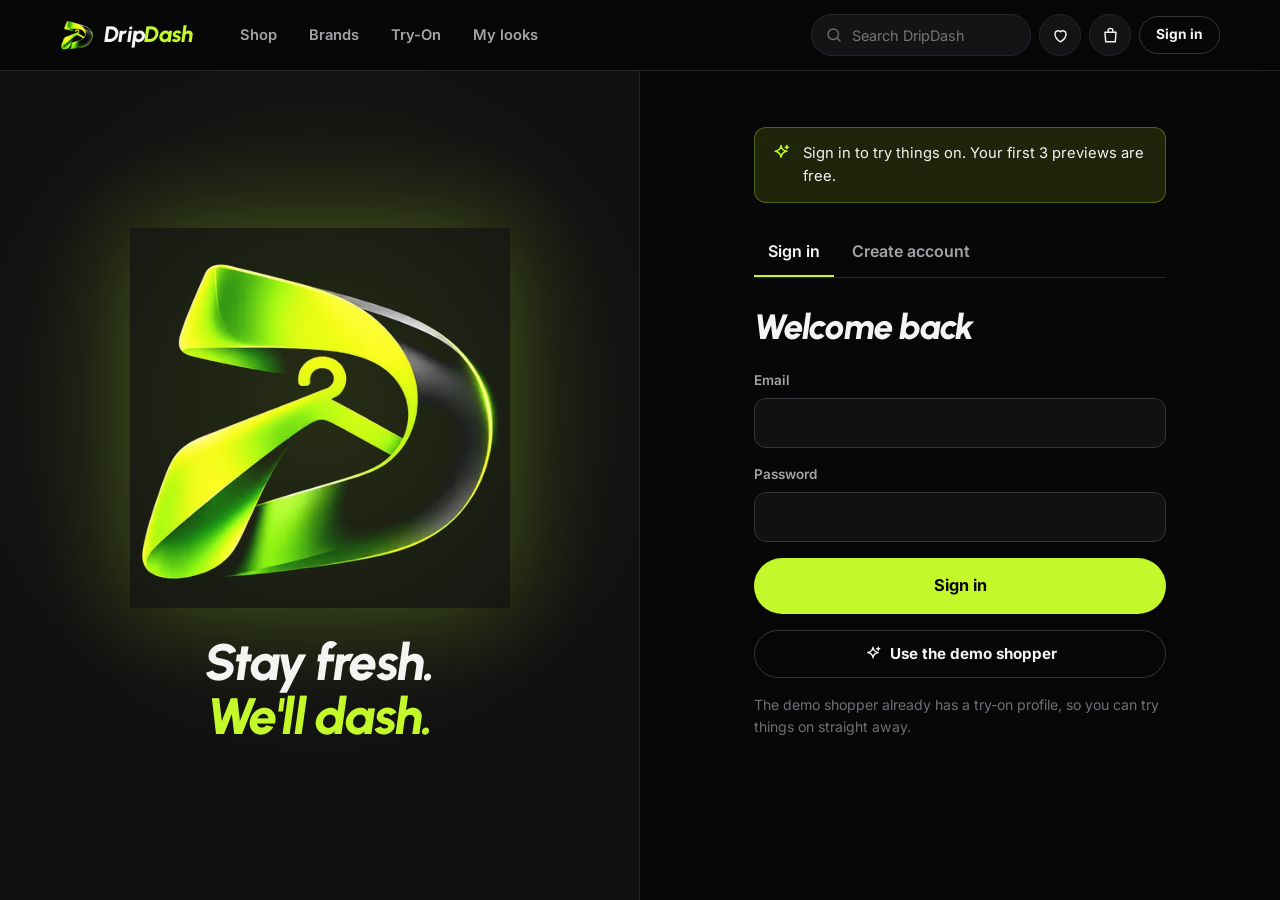
<file: tryon.html>
<!doctype html>
<!-- PAGE 7: TRY-ON STUDIO. Owner: Role 7, Try-On Studio Developer. Your files: tryon.html, js/pages/tryon.js, css/pages/tryon.css -->
<html lang="en">
<head>
  <meta charset="utf-8">
  <meta name="viewport" content="width=device-width, initial-scale=1">
  <title>Try-On studio | DripDash</title>
  <link rel="icon" href="assets/emblem-96.png">
  <link rel="preconnect" href="https://fonts.googleapis.com">
  <link rel="preconnect" href="https://fonts.gstatic.com" crossorigin>
  <link rel="stylesheet" href="https://fonts.googleapis.com/css2?family=Inter:wght@400;500;600;700&family=Urbanist:ital,wght@0,700;0,800;1,700;1,800;1,900&display=swap">
  <link rel="stylesheet" href="css/dripdash.css">
  <link rel="stylesheet" href="css/pages/tryon.css">
</head>
<body data-page="tryon">
  <header data-dd="header"></header>
  <main class="wrap">
    <div class="page-head studio-head">
      <div>
        <p class="eyebrow">Try-On studio</p>
        <h1 id="title">See it on you</h1>
      </div>
      <a class="credit-chip" href="account.html#wallet" id="balance"><i data-icon="coin"></i><span>-</span> credits</a>
    </div>

    <div id="picker" hidden>
      <p class="lead" style="margin-bottom:24px">Pick a piece to try on. Only pieces that passed our quality check show here.</p>
      <div class="grid grid-4" id="pickGrid"></div>
    </div>

    <div class="studio" id="studio" hidden>
      <section class="stage" aria-live="polite">
        <div class="stage-frame" id="stage">
          <img id="stageImg" alt="">
          <div class="stage-wait" id="wait" hidden>
            <div class="scan"></div>
            <p class="wait-step" id="waitStep">Waiting in line</p>
            <div class="progress"><span id="waitBar" style="width:5%"></span></div>
          </div>
        </div>
        <div id="resultBar"></div>
      </section>

      <aside class="controls">
        <a class="item" id="item"></a>
        <div class="field"><span class="label">Colour</span><div class="options" id="colours"></div></div>
        <fieldset class="modes" id="modes">
          <legend class="label">Preview</legend>
          <label class="mode"><input type="radio" name="mode" value="static" checked><span><b>Still preview</b><small>One picture of you wearing it. Under a minute.</small><em>1 credit</em></span></label>
          <label class="mode"><input type="radio" name="mode" value="motion"><span><b>Motion preview <i class="pill info">Beta</i></b><small>A short loop, made from your still preview.</small><em>3 credits</em></span></label>
        </fieldset>
        <div id="quote"></div>
        <button class="btn btn-lg btn-block" type="button" id="startBtn" disabled><i data-icon="sparkle"></i> Make my preview</button>
        <p class="ai-label"><i data-icon="info"></i><span id="disclaimer">AI-assisted preview. It shows how the item may look on you. It is not a guarantee of fit, fabric or colour.</span></p>
      </aside>
    </div>
  </main>
  <footer data-dd="footer"></footer>
  <script src="js/api.js"></script>
  <script src="js/ui.js"></script>
  <script src="js/pages/tryon.js"></script>
</body>
</html>
</file>
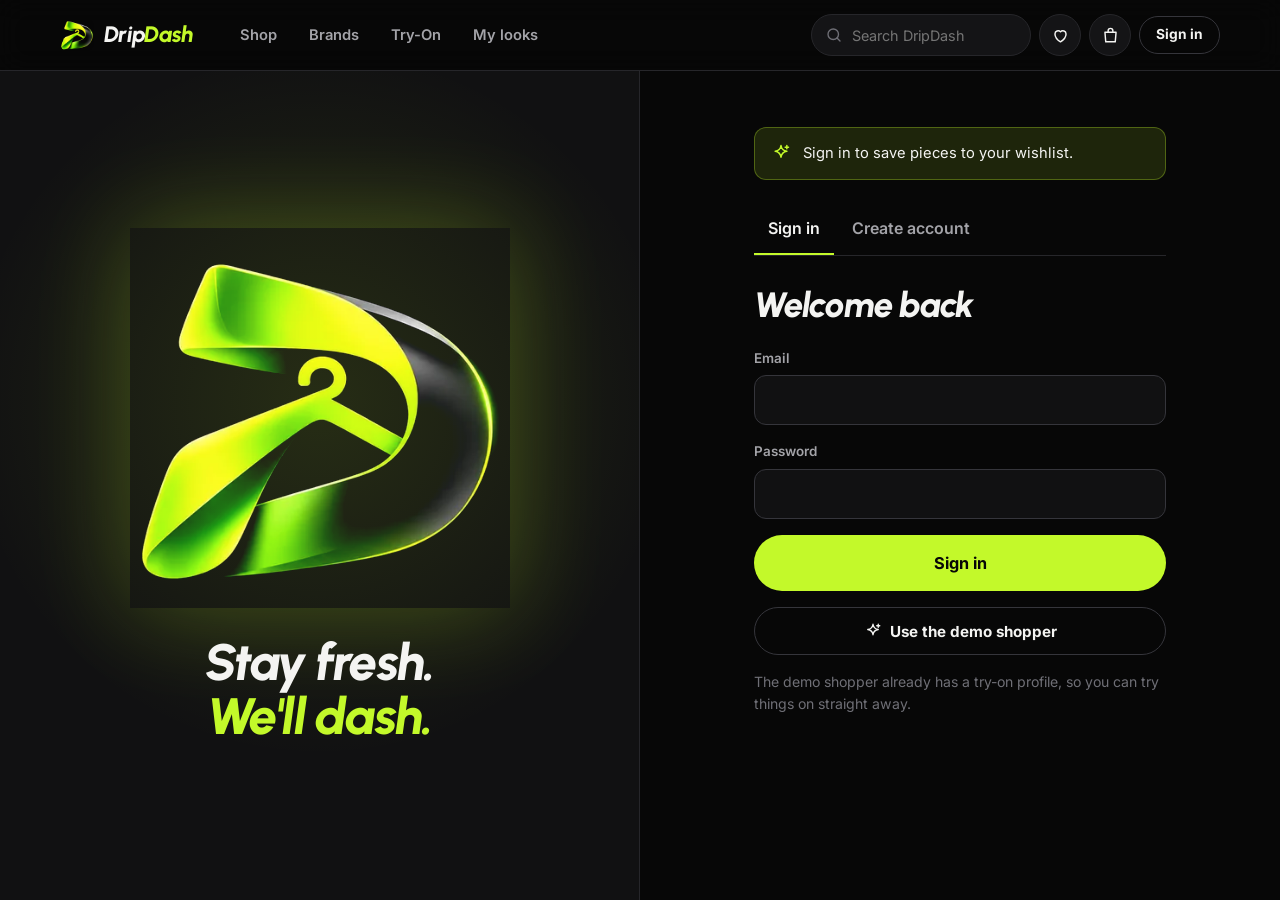
<file: wishlist.html>
<!doctype html>
<!-- PAGE 9: WISHLIST. Owner: Role 9, Wishlist Developer. Your files: wishlist.html, js/pages/wishlist.js, css/pages/wishlist.css -->
<html lang="en">
<head>
  <meta charset="utf-8">
  <meta name="viewport" content="width=device-width, initial-scale=1">
  <title>Wishlist | DripDash</title>
  <link rel="icon" href="assets/emblem-96.png">
  <link rel="preconnect" href="https://fonts.googleapis.com">
  <link rel="preconnect" href="https://fonts.gstatic.com" crossorigin>
  <link rel="stylesheet" href="https://fonts.googleapis.com/css2?family=Inter:wght@400;500;600;700&family=Urbanist:ital,wght@0,700;0,800;1,700;1,800;1,900&display=swap">
  <link rel="stylesheet" href="css/dripdash.css">
  <link rel="stylesheet" href="css/pages/wishlist.css">
</head>
<body data-page="wishlist">
  <header data-dd="header"></header>
  <main class="wrap">
    <div class="page-head">
      <nav class="crumbs"><a href="index.html">Home</a><span>/</span><span>Wishlist</span></nav>
      <h1>Wishlist</h1>
      <p class="lead" id="summary">The pieces you saved for later.</p>
    </div>
    <div class="row" id="tabs" style="margin-bottom:22px">
      <button class="chip on" type="button" data-view="all">All</button>
      <button class="chip" type="button" data-view="tryon"><i data-icon="sparkle"></i> Try-On ready</button>
      <button class="chip" type="button" data-view="sale">On sale</button>
      <button class="chip" type="button" data-view="stock">In stock</button>
    </div>
    <div class="grid grid-4" id="grid" data-check="wishlist"></div>
  </main>
  <footer data-dd="footer"></footer>
  <script src="js/api.js"></script>
  <script src="js/ui.js"></script>
  <script src="js/pages/wishlist.js"></script>
</body>
</html>
</file>
<file: css/dripdash.css>
/* ==========================================================================
   DRIPDASH DESIGN SYSTEM  (shared file: do not edit. The Lead Developer owns it)

   Brand guidelines v1.0: Drip Black, Volt Lime, Dash Green, Deep Green, Pure
   White. About 65% black, 18% white, the rest green. Volt Lime text only on
   black. The lime-to-green gradient is for small accents, never a whole page.
   Headlines: Urbanist ExtraBold Italic (our free stand-in for Gilroy).
   Body and interface: Inter.

   Your own page styles go in css/pages/<your page>.css. Use these variables
   (var(--volt)) instead of typing colours, so every page matches.
   ========================================================================== */
:root {
  --black: #070707;
  --graphite: #111112;
  --surface: #141416;
  --surface-2: #1B1B1E;
  --line: #26262A;
  --line-2: #35353B;
  --text: #F4F4F2;
  --muted: #A3A3A8;
  --faint: #6F6F76;
  --white: #FFFFFF;
  --volt: #C3F92A;
  --volt-soft: rgba(195, 249, 42, .12);
  --dash: #5CDC24;
  --deep: #037C33;
  --danger: #FF6363;
  --warn: #FFB547;
  --info: #7DA8FF;
  --grad: linear-gradient(115deg, #C3F92A 0%, #5CDC24 100%);
  --paper: #ECEBE6;
  --radius: 16px;
  --radius-sm: 10px;
  --shadow: 0 18px 50px -20px rgba(0, 0, 0, .7);
  --display: "Urbanist", "Inter", system-ui, sans-serif;
  --body: "Inter", system-ui, -apple-system, "Segoe UI", sans-serif;
  --wrap: 1200px;
  color-scheme: dark;
}

*, *::before, *::after { box-sizing: border-box; }
html { -webkit-text-size-adjust: 100%; scroll-behavior: smooth; }
@media (prefers-reduced-motion: reduce) { html { scroll-behavior: auto; } *, *::before, *::after { animation-duration: .01ms !important; transition-duration: .01ms !important; } }
body { margin: 0; background: var(--black); color: var(--text); font: 400 16px/1.55 var(--body); min-height: 100vh; display: flex; flex-direction: column; }
main { flex: 1; }
img { max-width: 100%; display: block; }
a { color: inherit; text-decoration: none; }
button, input, select, textarea { font: inherit; color: inherit; }
:focus-visible { outline: 2px solid var(--volt); outline-offset: 3px; border-radius: 6px; }
::selection { background: var(--volt); color: var(--black); }
[hidden] { display: none !important; }
.sr-only { position: absolute; width: 1px; height: 1px; overflow: hidden; clip: rect(0 0 0 0); white-space: nowrap; }

/* ---------- type ---------- */
h1, h2, h3, h4 { margin: 0; line-height: 1.08; letter-spacing: -.02em; font-weight: 700; }
.display, h1 { font-family: var(--display); font-weight: 800; font-style: italic; letter-spacing: -.035em; }
h1 { font-size: clamp(2.2rem, 5vw, 3.6rem); }
h2 { font-family: var(--display); font-style: italic; font-weight: 800; font-size: clamp(1.7rem, 3.2vw, 2.4rem); letter-spacing: -.03em; }
h3 { font-size: 1.15rem; letter-spacing: -.01em; }
h4 { font-size: 1rem; letter-spacing: 0; }
p { margin: 0; }
.lead { font-size: 1.12rem; color: var(--muted); max-width: 58ch; }
.muted { color: var(--muted); }
.faint { color: var(--faint); }
.small { font-size: .88rem; }
.tiny { font-size: .76rem; }
.eyebrow { font-size: .74rem; font-weight: 700; letter-spacing: .16em; text-transform: uppercase; color: var(--volt); }
.volt { color: var(--volt); }
.money { font-weight: 700; font-variant-numeric: tabular-nums; }
.strike { text-decoration: line-through; color: var(--faint); font-weight: 500; }
.swoosh { display: block; width: 88px; height: 6px; border-radius: 6px; background: var(--grad); transform: skewX(-24deg); margin-top: 14px; }

/* ---------- layout ---------- */
.wrap { width: 100%; max-width: var(--wrap); margin: 0 auto; padding: 0 20px; }
.section { padding: 72px 0; }
.section.tight { padding: 40px 0; }
.stack > * + * { margin-top: 12px; }
.stack-lg > * + * { margin-top: 22px; }
.row { display: flex; align-items: center; gap: 12px; flex-wrap: wrap; }
.row.between { justify-content: space-between; }
.row.top { align-items: flex-start; }
.grid { display: grid; gap: 20px; }
.grid-2 { grid-template-columns: repeat(2, minmax(0, 1fr)); }
.grid-3 { grid-template-columns: repeat(3, minmax(0, 1fr)); }
.grid-4 { grid-template-columns: repeat(4, minmax(0, 1fr)); }
@media (max-width: 960px) { .grid-4 { grid-template-columns: repeat(3, minmax(0, 1fr)); } }
@media (max-width: 860px) { .grid-3, .grid-4 { grid-template-columns: repeat(2, minmax(0, 1fr)); } .grid-2 { grid-template-columns: 1fr; } .section { padding: 52px 0; } }
@media (max-width: 420px) { .grid { gap: 12px; } }
.split { display: grid; grid-template-columns: minmax(0, 1.1fr) minmax(0, .9fr); gap: 48px; align-items: start; }
@media (max-width: 900px) { .split { grid-template-columns: 1fr; gap: 28px; } }
.page-head { padding: 44px 0 28px; border-bottom: 1px solid var(--line); margin-bottom: 32px; }
.page-head .lead { margin-top: 10px; }
.crumbs { display: flex; gap: 8px; font-size: .82rem; color: var(--faint); margin-bottom: 14px; flex-wrap: wrap; }
.crumbs a:hover { color: var(--text); }

/* ---------- buttons ---------- */
.btn { display: inline-flex; align-items: center; justify-content: center; gap: 8px; height: 48px; padding: 0 22px; border-radius: 999px; border: 1px solid transparent;
  background: var(--volt); color: var(--black); font-weight: 700; font-size: .95rem; cursor: pointer; white-space: nowrap; transition: transform .15s ease, background .15s ease, border-color .15s ease, opacity .15s; }
.btn:hover { transform: translateY(-1px); background: #D2FF4D; }
.btn:active { transform: translateY(0); }
.btn svg { width: 18px; height: 18px; }
.btn-ghost { background: transparent; color: var(--text); border-color: var(--line-2); }
.btn-ghost:hover { background: var(--surface-2); border-color: var(--faint); }
.btn-dark { background: var(--surface-2); color: var(--text); border-color: var(--line); }
.btn-dark:hover { background: #222226; }
.btn-danger { background: transparent; color: var(--danger); border-color: rgba(255, 99, 99, .4); }
.btn-danger:hover { background: rgba(255, 99, 99, .08); }
.btn-sm { height: 38px; padding: 0 16px; font-size: .86rem; }
.btn-lg { height: 56px; padding: 0 30px; font-size: 1.02rem; }
.btn-block { width: 100%; }
.btn[disabled], .btn.is-disabled { opacity: .45; cursor: not-allowed; transform: none; }
.btn.is-loading { color: transparent !important; position: relative; pointer-events: none; }
.btn.is-loading::after { content: ""; position: absolute; width: 18px; height: 18px; border-radius: 50%; border: 2px solid currentColor; border-color: var(--black) transparent var(--black) transparent; animation: spin .8s linear infinite; }
.btn-ghost.is-loading::after, .btn-dark.is-loading::after { border-color: var(--text) transparent var(--text) transparent; }
.icon-btn { width: 42px; height: 42px; border-radius: 50%; display: inline-grid; place-items: center; border: 1px solid var(--line); background: var(--surface); cursor: pointer; position: relative; transition: border-color .15s, background .15s; }
.icon-btn:hover { border-color: var(--line-2); background: var(--surface-2); }
.icon-btn svg { width: 19px; height: 19px; }
.icon-btn.on { color: var(--volt); border-color: rgba(195, 249, 42, .5); }
.link-arrow { display: inline-flex; align-items: center; gap: 6px; font-weight: 600; color: var(--volt); }
.link-arrow svg { width: 16px; height: 16px; transition: transform .15s; }
.link-arrow:hover svg { transform: translateX(3px); }
@keyframes spin { to { transform: rotate(360deg); } }

/* ---------- pills, chips, badges ---------- */
.pill { display: inline-flex; align-items: center; gap: 6px; height: 26px; padding: 0 10px; border-radius: 999px; font-size: .74rem; font-weight: 700; letter-spacing: .02em; background: var(--surface-2); color: var(--muted); border: 1px solid var(--line); white-space: nowrap; }
.pill svg { width: 13px; height: 13px; }
.pill.volt { background: var(--volt); color: var(--black); border-color: var(--volt); }
.pill.tryon { background: rgba(7, 7, 7, .78); color: var(--volt); border-color: rgba(195, 249, 42, .35); backdrop-filter: blur(6px); }
.pill.green { color: var(--dash); border-color: rgba(92, 220, 36, .35); background: rgba(92, 220, 36, .08); }
.pill.warn { color: var(--warn); border-color: rgba(255, 181, 71, .35); background: rgba(255, 181, 71, .08); }
.pill.danger { color: var(--danger); border-color: rgba(255, 99, 99, .35); background: rgba(255, 99, 99, .08); }
.pill.info { color: var(--info); border-color: rgba(125, 168, 255, .35); background: rgba(125, 168, 255, .08); }
.pill.light { background: rgba(255, 255, 255, .92); color: var(--black); border-color: transparent; }
.chip { height: 38px; padding: 0 16px; border-radius: 999px; border: 1px solid var(--line-2); background: transparent; color: var(--text); font-size: .88rem; font-weight: 600; cursor: pointer; display: inline-flex; align-items: center; gap: 8px; transition: all .15s; }
.chip:hover { border-color: var(--faint); }
.chip.on { background: var(--text); color: var(--black); border-color: var(--text); }
.chip .count { font-weight: 500; color: var(--faint); font-size: .8rem; }
.chip.on .count { color: #555; }
.swatch { width: 22px; height: 22px; border-radius: 50%; border: 2px solid var(--black); box-shadow: 0 0 0 1px var(--line-2); display: inline-block; }
.swatches { display: flex; gap: 6px; }
.dot { width: 8px; height: 8px; border-radius: 50%; display: inline-block; background: var(--faint); }
.dot.on { background: var(--dash); box-shadow: 0 0 0 4px rgba(92, 220, 36, .15); }
.count-badge { position: absolute; top: -4px; right: -4px; min-width: 18px; height: 18px; padding: 0 5px; border-radius: 9px; background: var(--volt); color: var(--black); font-size: .68rem; font-weight: 800; display: grid; place-items: center; }
.status { display: inline-flex; align-items: center; gap: 6px; font-size: .8rem; font-weight: 600; }
.status::before { content: ""; width: 8px; height: 8px; border-radius: 50%; background: var(--faint); }
.status.good::before { background: var(--dash); }
.status.wait::before { background: var(--warn); }
.status.bad::before { background: var(--danger); }
.status.info::before { background: var(--info); }

/* ---------- cards ---------- */
.card { background: var(--surface); border: 1px solid var(--line); border-radius: var(--radius); }
.card.pad { padding: 22px; }
.card.pad-lg { padding: 32px; }
@media (max-width: 600px) { .card.pad-lg { padding: 22px; } }
.card-link { transition: border-color .2s, transform .2s; }
.card-link:hover { border-color: var(--line-2); transform: translateY(-2px); }
.panel { background: var(--graphite); border: 1px solid var(--line); border-radius: var(--radius); padding: 24px; }
.divider { height: 1px; background: var(--line); margin: 20px 0; border: 0; }

/* The product card: used on Home, Shop, Brands, Wishlist and Product (related). */
.product-card { display: flex; flex-direction: column; gap: 12px; position: relative; }
.product-card .media { position: relative; aspect-ratio: 4 / 5; border-radius: var(--radius); overflow: hidden; background: var(--paper); }
.product-card .media img { width: 100%; height: 100%; object-fit: cover; transition: transform .5s cubic-bezier(.2, .7, .2, 1); }
.product-card:hover .media img { transform: scale(1.04); }
.product-card .badges { position: absolute; left: 10px; top: 10px; display: flex; flex-direction: column; gap: 6px; align-items: flex-start; }
.product-card .fav { position: absolute; right: 10px; top: 10px; background: rgba(255, 255, 255, .9); color: var(--black); border: 0; }
.product-card .fav.on { color: var(--deep); }
.product-card .info { display: flex; flex-direction: column; gap: 3px; padding: 0 2px; }
.product-card .brand { font-size: .74rem; letter-spacing: .1em; text-transform: uppercase; color: var(--faint); font-weight: 700; }
.product-card .name { font-weight: 600; line-height: 1.3; }
.product-card .price { display: flex; gap: 8px; align-items: baseline; margin-top: 2px; }
.product-card .swatches { margin-top: 6px; }
.product-card .swatch { width: 14px; height: 14px; border-width: 1px; }
.product-card.sold-out .media img { opacity: .55; }

/* ---------- forms ---------- */
.form { display: grid; gap: 16px; }
.field { display: grid; gap: 7px; }
.field label, .label { font-size: .84rem; font-weight: 600; color: var(--muted); }
.field .hint { font-size: .8rem; color: var(--faint); }
.input, .field input:not([type="checkbox"]):not([type="radio"]):not([type="file"]):not([type="range"]), .field select, .field textarea {
  width: 100%; height: 50px; padding: 0 16px; border-radius: 12px; background: var(--graphite); border: 1px solid var(--line-2); color: var(--text); outline: none; transition: border-color .15s, box-shadow .15s; }
.field textarea { height: auto; min-height: 110px; padding: 14px 16px; resize: vertical; }
.field select { appearance: none; background-image: url("data:image/svg+xml,%3Csvg xmlns='http://www.w3.org/2000/svg' width='12' height='8' fill='none' stroke='%23A3A3A8' stroke-width='1.8'%3E%3Cpath d='m1 1 5 5 5-5'/%3E%3C/svg%3E"); background-repeat: no-repeat; background-position: right 16px center; padding-right: 40px; }
.input:focus, .field input:focus, .field select:focus, .field textarea:focus { border-color: var(--volt); box-shadow: 0 0 0 4px var(--volt-soft); }
.field.has-error input, .field.has-error select, .field.has-error textarea { border-color: var(--danger); }
.field .error { color: var(--danger); font-size: .82rem; }
.check { display: flex; gap: 12px; align-items: flex-start; font-size: .92rem; color: var(--muted); cursor: pointer; }
.check input { width: 20px; height: 20px; margin: 1px 0 0; accent-color: var(--volt); flex: none; }
.options { display: flex; flex-wrap: wrap; gap: 8px; }
.option { position: relative; }
.option input { position: absolute; opacity: 0; inset: 0; cursor: pointer; }
.option span { display: inline-flex; align-items: center; justify-content: center; min-width: 52px; height: 44px; padding: 0 14px; border-radius: 12px; border: 1px solid var(--line-2); font-weight: 600; font-size: .9rem; transition: all .15s; }
.option input:checked + span { background: var(--text); color: var(--black); border-color: var(--text); }
.option input:focus-visible + span { outline: 2px solid var(--volt); outline-offset: 2px; }
.option input:disabled + span { opacity: .35; text-decoration: line-through; cursor: not-allowed; }
.two { display: grid; grid-template-columns: 1fr 1fr; gap: 14px; }
@media (max-width: 560px) { .two { grid-template-columns: 1fr; } }

/* ---------- notices, empty, loading ---------- */
.notice { display: flex; gap: 12px; align-items: flex-start; padding: 14px 16px; border-radius: 12px; border: 1px solid var(--line); background: var(--surface); font-size: .92rem; color: var(--muted); }
.notice svg { width: 20px; height: 20px; flex: none; margin-top: 1px; }
.notice strong { color: var(--text); }
.notice.volt { border-color: rgba(195, 249, 42, .3); background: var(--volt-soft); color: var(--text); }
.notice.volt svg { color: var(--volt); }
.notice.error { border-color: rgba(255, 99, 99, .35); background: rgba(255, 99, 99, .07); color: #FFD2D2; }
.notice.error svg { color: var(--danger); }
.notice.warn { border-color: rgba(255, 181, 71, .35); background: rgba(255, 181, 71, .07); color: #FFE7C2; }
.notice.warn svg { color: var(--warn); }
.empty { text-align: center; padding: 56px 20px; border: 1px dashed var(--line-2); border-radius: var(--radius); color: var(--muted); }
.empty .icon-tile { margin: 0 auto 14px; }
.empty h4 { color: var(--text); font-size: 1.05rem; }
.empty .btn { margin-top: 18px; }
.icon-tile { width: 48px; height: 48px; border-radius: 14px; display: grid; place-items: center; background: var(--volt-soft); color: var(--volt); }
.icon-tile svg { width: 22px; height: 22px; }
.skeleton { border-radius: 12px; background: linear-gradient(90deg, var(--surface) 0%, var(--surface-2) 50%, var(--surface) 100%); background-size: 200% 100%; animation: shimmer 1.4s infinite; }
@keyframes shimmer { to { background-position: -200% 0; } }
.toast { position: fixed; left: 50%; bottom: 24px; transform: translate(-50%, 30px); opacity: 0; background: var(--text); color: var(--black); padding: 13px 20px; border-radius: 999px; font-weight: 600; font-size: .92rem; z-index: 90; transition: all .25s; pointer-events: none; box-shadow: var(--shadow); max-width: calc(100% - 32px); text-align: center; }
.toast.on { opacity: 1; transform: translate(-50%, 0); }
.progress { height: 8px; border-radius: 8px; background: var(--surface-2); overflow: hidden; }
.progress > span { display: block; height: 100%; background: var(--grad); border-radius: 8px; transition: width .5s ease; }

/* ---------- dialogs ---------- */
dialog.modal { border: 1px solid var(--line-2); background: var(--graphite); color: var(--text); border-radius: 20px; padding: 0; width: min(520px, calc(100% - 32px)); box-shadow: var(--shadow); }
dialog.modal::backdrop { background: rgba(0, 0, 0, .7); backdrop-filter: blur(4px); }
dialog.modal .modal-body { padding: 26px; }
dialog.modal .modal-foot { padding: 0 26px 26px; display: flex; gap: 10px; justify-content: flex-end; flex-wrap: wrap; }

/* ---------- tables (orders, admin) ---------- */
.table-wrap { overflow-x: auto; border: 1px solid var(--line); border-radius: var(--radius); }
table.table { width: 100%; border-collapse: collapse; font-size: .9rem; }
.table th { text-align: left; font-size: .74rem; letter-spacing: .08em; text-transform: uppercase; color: var(--faint); font-weight: 700; padding: 12px 14px; border-bottom: 1px solid var(--line); background: var(--graphite); white-space: nowrap; }
.table td { padding: 12px 14px; border-bottom: 1px solid var(--line); vertical-align: middle; }
.table tr:last-child td { border-bottom: 0; }
.table tr:hover td { background: rgba(255, 255, 255, .015); }
.tabs { display: flex; gap: 4px; border-bottom: 1px solid var(--line); margin-bottom: 24px; overflow-x: auto; }
.tabs button { background: none; border: 0; padding: 12px 14px; font-weight: 600; color: var(--muted); cursor: pointer; border-bottom: 2px solid transparent; white-space: nowrap; }
.tabs button.on { color: var(--text); border-bottom-color: var(--volt); }
.stat { padding: 20px; }
.stat .k { font-size: .78rem; color: var(--faint); font-weight: 600; letter-spacing: .04em; text-transform: uppercase; }
.stat .v { font-family: var(--display); font-style: italic; font-weight: 800; font-size: 2.1rem; letter-spacing: -.03em; margin-top: 4px; }
.stat .s { font-size: .82rem; color: var(--muted); margin-top: 2px; }

/* ---------- the site header ---------- */
.site-header { position: sticky; top: 0; z-index: 50; background: rgba(7, 7, 7, .86); backdrop-filter: saturate(140%) blur(14px); border-bottom: 1px solid var(--line); }
.site-header .wrap { height: 70px; display: flex; align-items: center; gap: 20px; }
.brand { display: inline-flex; align-items: center; gap: 10px; font-family: var(--display); font-style: italic; font-weight: 800; font-size: 1.4rem; letter-spacing: -.03em; }
.brand img { width: 34px; height: 34px; border-radius: 9px; }
.hero-emblem, .auth-art img, .brand img { mix-blend-mode: lighten; }
.brand b { color: var(--volt); font-weight: 800; }
.nav { display: flex; gap: 4px; margin-left: 12px; }
.nav a { padding: 8px 14px; border-radius: 999px; font-weight: 600; font-size: .92rem; color: var(--muted); transition: color .15s, background .15s; }
.nav a:hover { color: var(--text); }
.nav a.on { color: var(--text); background: var(--surface-2); }
.nav a.tryon-link { color: var(--volt); }
.head-tools { margin-left: auto; display: flex; align-items: center; gap: 8px; }
.head-search { position: relative; }
.head-search input { width: 220px; height: 42px; border-radius: 999px; background: var(--surface); border: 1px solid var(--line); padding: 0 16px 0 40px; color: var(--text); outline: none; font-size: .9rem; transition: border-color .15s, width .2s; }
.head-search input:focus { border-color: var(--volt); width: 260px; }
.head-search svg { position: absolute; left: 14px; top: 12px; width: 18px; height: 18px; color: var(--faint); }
.avatar { width: 42px; height: 42px; border-radius: 50%; display: grid; place-items: center; background: var(--grad); color: var(--black); font-weight: 800; }
.menu-btn { display: none; }
@media (max-width: 980px) {
  .head-search { display: none; }
}
@media (max-width: 820px) {
  .menu-btn { display: inline-grid; }
  .nav { display: none; position: absolute; top: 70px; left: 0; right: 0; flex-direction: column; background: var(--graphite); border-bottom: 1px solid var(--line); padding: 10px 16px 18px; margin: 0; }
  .nav.open { display: flex; }
  .nav a { padding: 14px 12px; border-radius: 10px; }
  .head-tools .hide-sm { display: none; }
}

/* ---------- the site footer ---------- */
.site-footer { border-top: 1px solid var(--line); background: var(--black); padding: 56px 0 28px; margin-top: 40px; }
.site-footer .cols { display: grid; grid-template-columns: 1.4fr repeat(3, 1fr); gap: 32px; }
.site-footer h4 { font-size: .78rem; letter-spacing: .14em; text-transform: uppercase; color: var(--faint); margin-bottom: 14px; }
.site-footer ul { list-style: none; margin: 0; padding: 0; display: grid; gap: 10px; font-size: .92rem; color: var(--muted); }
.site-footer a:hover { color: var(--text); }
.site-footer .tagline { font-family: var(--display); font-style: italic; font-weight: 800; font-size: 1.6rem; letter-spacing: -.03em; margin-top: 16px; }
.site-footer .legal { display: flex; justify-content: space-between; gap: 16px; flex-wrap: wrap; margin-top: 40px; padding-top: 22px; border-top: 1px solid var(--line); font-size: .8rem; color: var(--faint); }
@media (max-width: 760px) { .site-footer .cols { grid-template-columns: 1fr 1fr; } .site-footer .cols > :first-child { grid-column: 1 / -1; } }

/* ---------- AI preview label (every try-on result shows it) ---------- */
.ai-label { display: flex; gap: 10px; align-items: flex-start; font-size: .82rem; color: var(--muted); padding: 12px 14px; border-radius: 12px; background: var(--surface); border: 1px solid var(--line); }
.ai-label svg { width: 18px; height: 18px; color: var(--volt); flex: none; }

/* ---------- the starter kit's "your part goes here" boxes (deleted as you build) ---------- */
.todo { display: grid; gap: 6px; margin: 16px auto; max-width: calc(var(--wrap) - 40px); padding: 18px 20px; border: 2px dashed var(--volt); border-radius: var(--radius); background: var(--volt-soft); color: var(--text); font-size: .9rem; line-height: 1.5; }
.todo b { color: var(--volt); font-size: .78rem; letter-spacing: .12em; text-transform: uppercase; }
</file>
<file: css/pages/home.css>
/* HOME PAGE styles (Role 1, Lead Developer) */
.hero { position: relative; overflow: hidden; border-bottom: 1px solid var(--line); }
.hero::before { content: ""; position: absolute; width: 760px; height: 760px; right: -180px; top: -220px; border-radius: 50%;
  background: radial-gradient(circle, rgba(195, 249, 42, .16), rgba(92, 220, 36, .05) 45%, transparent 70%); pointer-events: none; }
.hero-grid { display: grid; grid-template-columns: minmax(0, 1.05fr) minmax(0, .95fr); gap: 40px; align-items: center; min-height: 620px; padding-top: 40px; padding-bottom: 56px; position: relative; }
.hero h1 { font-size: clamp(2.6rem, 6vw, 4.6rem); margin-top: 16px; }
.grad-text { background: var(--grad); -webkit-background-clip: text; background-clip: text; color: transparent; padding-right: .08em; }
.hero .lead { margin-top: 20px; }
.hero-cta { margin-top: 32px; }
.hero-cta i, .hero-cta svg { width: 18px; height: 18px; }
.hero-stats { display: flex; gap: 36px; margin: 40px 0 0; flex-wrap: wrap; }
.hero-stats div { border-left: 2px solid var(--line-2); padding-left: 14px; }
.hero-stats dt { font-size: .76rem; color: var(--faint); letter-spacing: .08em; text-transform: uppercase; font-weight: 600; }
.hero-stats dd { margin: 2px 0 0; font-family: var(--display); font-style: italic; font-weight: 800; font-size: 1.9rem; letter-spacing: -.03em; }
.hero-art { position: relative; height: 560px; }
.hero-emblem { position: absolute; width: 470px; right: 10px; top: 10px; }
.hero-card { position: absolute; left: 4%; bottom: 0; width: 270px; margin: 0; background: var(--surface); border: 1px solid var(--line-2); border-radius: 22px; padding: 10px; transform: rotate(-4deg); box-shadow: var(--shadow); }
.hero-card img { border-radius: 14px; aspect-ratio: 3 / 4; object-fit: cover; width: 100%; }
.hero-card figcaption { display: grid; justify-items: start; gap: 6px; padding: 12px 6px 4px; font-weight: 600; }
@media (max-width: 900px) {
  .hero-grid { grid-template-columns: 1fr; min-height: 0; }
  .hero-art { height: 420px; }
  .hero-emblem { width: 320px; right: 0; }
  .hero-card { width: 210px; }
}
@media (max-width: 520px) { .hero-art { height: 340px; } .hero-emblem { width: 250px; } .hero-card { width: 175px; } }

.section-head { margin-bottom: 26px; align-items: flex-end; }
.cats { display: grid; grid-template-columns: repeat(6, minmax(0, 1fr)); gap: 14px; }
.cat { position: relative; border-radius: var(--radius); overflow: hidden; background: var(--paper); aspect-ratio: 3 / 4; display: block; }
.cat img { width: 100%; height: 100%; object-fit: cover; transition: transform .5s; }
.cat:hover img { transform: scale(1.05); }
.cat::after { content: ""; position: absolute; inset: 0; background: linear-gradient(transparent 45%, rgba(7, 7, 7, .82)); }
.cat-name { position: absolute; left: 14px; bottom: 30px; z-index: 1; font-family: var(--display); font-style: italic; font-weight: 800; font-size: 1.3rem; }
.cat-count { position: absolute; left: 14px; bottom: 12px; z-index: 1; font-size: .78rem; color: rgba(255, 255, 255, .7); }
@media (max-width: 900px) { .cats { grid-template-columns: repeat(3, minmax(0, 1fr)); } }

.how { background: var(--graphite); border-top: 1px solid var(--line); border-bottom: 1px solid var(--line); }
.how h2 { margin-top: 10px; }
.how-steps { list-style: none; padding: 0; margin: 36px 0; display: grid; grid-template-columns: repeat(3, minmax(0, 1fr)); gap: 20px; }
.how-steps li { background: var(--surface); border: 1px solid var(--line); border-radius: var(--radius); padding: 26px; }
.how-steps .num { display: inline-grid; place-items: center; width: 40px; height: 40px; border-radius: 12px; background: var(--grad); color: var(--black); font-family: var(--display); font-style: italic; font-weight: 900; font-size: 1.2rem; margin-bottom: 18px; }
.how-steps h3 { margin-bottom: 8px; }
@media (max-width: 760px) { .how-steps { grid-template-columns: 1fr; } }

.brand-strip { display: flex; flex-wrap: wrap; justify-content: center; gap: 10px 34px; padding: 10px 0; }
.brand-strip a { font-family: var(--display); font-style: italic; font-weight: 800; font-size: clamp(1.3rem, 2.6vw, 2rem); letter-spacing: -.03em; color: var(--faint); transition: color .2s; }
.brand-strip a:hover { color: var(--c, var(--volt)); }

.honest { display: flex; gap: 22px; align-items: center; padding: 28px; border-radius: var(--radius); border: 1px solid var(--line); background: var(--surface); }
.honest .stack { flex: 1; }
@media (max-width: 760px) { .honest { flex-direction: column; align-items: flex-start; } }
</file>
<file: css/pages/account.css>
/* ACCOUNT styles (Role 13, Wallet & Account Developer) */
.account { display: grid; grid-template-columns: 210px minmax(0, 1fr); gap: 32px; align-items: start; padding-bottom: 40px; }
.side { position: sticky; top: 90px; display: grid; gap: 4px; }
.side a { padding: 10px 14px; border-radius: 10px; color: var(--muted); font-weight: 600; }
.side a:hover { background: var(--surface); color: var(--text); }
.account section { scroll-margin-top: 90px; }
.account h2 { margin-bottom: 16px; }
.pw { margin-top: 22px; border-top: 1px solid var(--line); padding-top: 16px; }
.pw summary { cursor: pointer; font-weight: 600; margin-bottom: 14px; }
.balance { display: inline-flex; align-items: center; gap: 8px; color: var(--volt); font-weight: 700; }
.balance svg { width: 22px; height: 22px; }
.balance b { font-family: var(--display); font-style: italic; font-size: 2rem; }
.packs { margin-top: 20px; }
.pack { display: grid; gap: 6px; justify-items: start; position: relative; }
.pack.popular { border-color: rgba(195, 249, 42, .5); background: linear-gradient(180deg, var(--volt-soft), transparent 60%), var(--surface); }
.pack-credits { font-family: var(--display); font-style: italic; font-weight: 800; font-size: 1.6rem; }
.pack .btn { margin-top: 8px; }
.amount { text-align: right; font-weight: 700; }
.amount.plus { color: var(--dash); }
.amount.minus { color: var(--muted); }
.sessions { list-style: none; padding: 0; margin: 16px 0 0; display: grid; gap: 10px; }
.sessions li { display: flex; align-items: center; gap: 14px; padding: 12px; border: 1px solid var(--line); border-radius: 12px; }
.sessions .icon-tile { width: 40px; height: 40px; }
.sessions .who { display: grid; flex: 1; }
.photo-state { display: flex; gap: 16px; align-items: center; margin-bottom: 20px; }
.photo-state img { width: 80px; height: 106px; object-fit: cover; border-radius: 10px; background: #000; }
.danger-zone { display: flex; justify-content: space-between; gap: 16px; align-items: center; padding: 16px 0; border-top: 1px solid var(--line); }
@media (max-width: 860px) { .account { grid-template-columns: 1fr; } .side { position: static; display: flex; overflow-x: auto; } .danger-zone { flex-direction: column; align-items: flex-start; } }
</file>
<file: css/pages/admin.css>
/* ADMIN styles (Role 14, Admin Dashboard Developer) */
.admin-bar { border-bottom: 1px solid var(--line); background: var(--graphite); position: sticky; top: 0; z-index: 40; }
.admin-bar .wrap { height: 64px; }
.gate { display: grid; place-items: center; padding: 60px 0; }
.gate form { width: min(420px, 100%); }
.demo-logins { display: flex; flex-wrap: wrap; gap: 8px; align-items: center; }
#dash { padding: 28px 0 60px; }
.tabs .count { display: inline-grid; place-items: center; min-width: 20px; height: 20px; border-radius: 10px; background: var(--warn); color: var(--black); font-size: .7rem; font-weight: 800; padding: 0 5px; }
.tabs .count:empty { display: none; }
.stat .v { font-size: 1.9rem; }
.bars { display: flex; align-items: flex-end; gap: 6px; height: 180px; margin-top: 18px; }
.bar { flex: 1; height: 100%; display: flex; flex-direction: column; justify-content: flex-end; align-items: center; gap: 4px; }
.bar span { width: 100%; min-height: 2px; border-radius: 6px 6px 2px 2px; background: var(--grad); }
.bar em { font-style: normal; font-size: .7rem; color: var(--info); min-height: 1em; }
.bar small { font-size: .68rem; color: var(--faint); }
.top { list-style: none; padding: 0; margin: 14px 0 0; display: grid; gap: 10px; counter-reset: t; }
.top li { display: grid; grid-template-columns: 40px 1fr auto; gap: 12px; align-items: center; }
.top img { width: 40px; height: 50px; object-fit: cover; border-radius: 8px; background: var(--paper); }
.reports { display: grid; gap: 14px; }
.report { display: grid; grid-template-columns: 150px minmax(0, 1fr); gap: 20px; }
.report img, .report .noimg { width: 150px; aspect-ratio: 3 / 4; object-fit: cover; border-radius: 12px; background: #000; display: grid; place-items: center; color: var(--faint); font-size: .8rem; }
.report.resolved { opacity: .7; }
.switches { display: grid; gap: 14px; }
.table select.input { height: 38px; width: auto; }
@media (max-width: 700px) { .report { grid-template-columns: 1fr; } }
</file>
<file: css/pages/bag.css>
/* BAG styles (Role 10, Bag Developer) */
.bag { display: grid; grid-template-columns: minmax(0, 1fr) 360px; gap: 32px; align-items: start; padding-bottom: 40px; }
.bag.is-empty { grid-template-columns: 1fr; }
#notices { grid-column: 1 / -1; display: grid; gap: 10px; }
#notices:empty { display: none; }
.lines { display: grid; gap: 12px; }
.line { display: grid; grid-template-columns: 92px minmax(0, 1fr) auto auto auto; gap: 18px; align-items: center; padding: 14px; border-radius: var(--radius); background: var(--surface); border: 1px solid var(--line); }
.line.has-problem { border-color: rgba(255, 99, 99, .4); }
.line-img { border-radius: 12px; overflow: hidden; background: var(--paper); aspect-ratio: 4 / 5; }
.line-img img { width: 100%; height: 100%; object-fit: cover; }
.line-info { display: grid; gap: 3px; }
.line-name { font-weight: 600; }
.line-name:hover { color: var(--volt); }
.line-info .notice { margin-top: 6px; padding: 8px 10px; }
.qty { display: inline-flex; align-items: center; border: 1px solid var(--line-2); border-radius: 999px; height: 40px; }
.qty button { width: 38px; height: 38px; border: 0; background: none; cursor: pointer; display: grid; place-items: center; border-radius: 50%; }
.qty button:hover:not(:disabled) { background: var(--surface-2); }
.qty button:disabled { opacity: .3; cursor: not-allowed; }
.qty button svg { width: 16px; height: 16px; }
.qty span { min-width: 26px; text-align: center; font-weight: 700; }
.line-total { min-width: 88px; text-align: right; }
.summary { display: grid; gap: 14px; position: sticky; top: 90px; }
.sum-row { display: flex; justify-content: space-between; gap: 12px; }
.free { display: grid; gap: 8px; padding: 12px 0; border-top: 1px solid var(--line); border-bottom: 1px solid var(--line); }
.free svg, .summary .faint svg { width: 15px; height: 15px; vertical-align: -2px; }
@media (max-width: 900px) {
  .bag { grid-template-columns: 1fr; }
  .summary { position: static; }
  .line { grid-template-columns: 76px minmax(0, 1fr) auto; }
  .line .qty { grid-column: 2; }
  .line-total { grid-column: 3; grid-row: 2; }
  .line [data-remove] { grid-column: 3; grid-row: 1; justify-self: end; }
}
</file>
<file: css/pages/brands.css>
/* BRANDS PAGE styles (Role 4, Brands & Partners Developer) */
.brand-card { overflow: hidden; display: flex; flex-direction: column; }
.brand-card .cover { aspect-ratio: 16 / 10; background: var(--paper); position: relative; overflow: hidden; }
.brand-card .cover::after { content: ""; position: absolute; left: 0; right: 0; bottom: 0; height: 4px; background: var(--c, var(--volt)); }
.brand-card .cover img { width: 100%; height: 100%; object-fit: cover; object-position: center 30%; }
.brand-card .body { padding: 20px; display: grid; gap: 8px; justify-items: start; }
.brand-card h3 { font-family: var(--display); font-style: italic; font-weight: 800; font-size: 1.5rem; letter-spacing: -.02em; }
.brand-hero { padding: 40px 0 56px; border-bottom: 1px solid var(--line); background: radial-gradient(900px 300px at 85% 0%, color-mix(in srgb, var(--c) 22%, transparent), transparent 70%); }
.brand-hero .wrap { display: grid; gap: 14px; justify-items: start; }
.brand-hero h1 { font-size: clamp(2.6rem, 6vw, 4.4rem); }
.brand-hero .about { max-width: 70ch; }
.partner { background: var(--graphite); border-top: 1px solid var(--line); margin-top: 40px; }
.ticks { list-style: none; padding: 0; margin: 0; display: grid; gap: 12px; }
.ticks li { display: flex; gap: 10px; align-items: center; }
.ticks svg { width: 20px; height: 20px; color: var(--volt); flex: none; }
</file>
<file: css/pages/checkout.css>
/* CHECKOUT styles (Role 11, Checkout Developer) */
.checkout { display: grid; grid-template-columns: minmax(0, 1fr) 380px; gap: 32px; align-items: start; padding-bottom: 40px; }
.pay-options { display: grid; gap: 8px; }
.pay { display: flex; gap: 12px; align-items: center; padding: 14px 16px; border-radius: 12px; border: 1px solid var(--line-2); cursor: pointer; }
.pay input { accent-color: var(--volt); width: 18px; height: 18px; margin: 0; }
.pay:has(input:checked) { border-color: var(--volt); background: var(--volt-soft); }
.paid-to svg { width: 15px; height: 15px; vertical-align: -2px; }
.summary { display: grid; gap: 12px; position: sticky; top: 90px; }
.mini { list-style: none; margin: 0 0 6px; padding: 0; display: grid; gap: 12px; }
.mini li { display: grid; grid-template-columns: 48px 1fr auto; gap: 12px; align-items: center; }
.mini img { width: 48px; height: 60px; object-fit: cover; border-radius: 8px; background: var(--paper); }
.mini li > span:nth-child(2) { display: grid; }
.sum-row { display: flex; justify-content: space-between; gap: 12px; }
.sum-row.total { padding-top: 12px; border-top: 1px solid var(--line); font-size: 1.15rem; font-weight: 700; }
.done { max-width: 640px; margin: 0 auto 40px; display: grid; gap: 14px; justify-items: start; }
.done .ref { font-family: var(--display); font-style: italic; font-weight: 900; font-size: 2.4rem; color: var(--volt); letter-spacing: -.02em; }
@media (max-width: 900px) { .checkout { grid-template-columns: 1fr; } .summary { position: static; order: -1; } }
</file>
<file: css/pages/looks.css>
/* SAVED LOOKS styles (Role 8, Saved Looks Developer) */
.look { padding: 0; text-align: left; cursor: pointer; overflow: hidden; display: flex; flex-direction: column; color: var(--text); transition: border-color .2s, transform .2s; }
.look:hover { border-color: var(--line-2); transform: translateY(-2px); }
.look-img { position: relative; aspect-ratio: 3 / 4; background: #0b0b0c; display: grid; place-items: center; align-content: center; gap: 6px; color: var(--muted); }
.look-img img { width: 100%; height: 100%; object-fit: cover; }
.look-img.failed svg { width: 26px; height: 26px; color: var(--danger); }
.look-img.wait { font-weight: 600; }
.look-badges { position: absolute; left: 10px; top: 10px; display: flex; flex-wrap: wrap; gap: 6px; }
.look-info { padding: 14px 16px; display: grid; gap: 2px; }
.look-modal { width: min(980px, calc(100% - 24px)); }
.look-view { display: grid; grid-template-columns: minmax(0, 1fr) minmax(280px, 360px); }
.look-big { background: #0b0b0c; }
.look-big img { width: 100%; max-height: 82vh; object-fit: contain; }
.look-side { padding: 24px; }
.item-line { display: flex; gap: 12px; align-items: center; padding: 10px; border-radius: 12px; border: 1px solid var(--line); }
.item-line img { width: 52px; height: 64px; object-fit: cover; border-radius: 8px; background: var(--paper); }
.item-line span { display: grid; }
.share-line { display: flex; gap: 8px; }
.share-line .input { height: 40px; font-size: .82rem; }
.report { padding: 16px; border-radius: 12px; background: var(--surface); border: 1px solid var(--line); }
.shared-look { display: grid; grid-template-columns: minmax(0, 1fr) minmax(260px, 340px); gap: 32px; align-items: start; }
.shared-look > img { border-radius: 20px; width: 100%; }
@media (max-width: 760px) { .look-view, .shared-look { grid-template-columns: 1fr; } }
</file>
<file: css/pages/orders.css>
/* ORDERS styles (Role 12, Orders Developer) */
.order-list { display: grid; gap: 12px; padding-bottom: 40px; }
.order-row { display: grid; grid-template-columns: auto minmax(0, 1fr) auto auto; gap: 20px; align-items: center; padding: 14px 18px; }
.order-row .thumbs { display: flex; }
.order-row .thumbs img { width: 46px; height: 58px; object-fit: cover; border-radius: 8px; background: var(--paper); border: 2px solid var(--surface); margin-left: -12px; }
.order-row .thumbs img:first-child { margin-left: 0; }
.order-id { display: grid; }
.order-grid { display: grid; grid-template-columns: minmax(0, 1fr) 380px; gap: 28px; align-items: start; padding-bottom: 40px; }
.tracker { list-style: none; padding: 0; margin: 0; display: grid; grid-template-columns: repeat(5, 1fr); position: relative; }
.tracker::before { content: ""; position: absolute; left: 10%; right: 10%; top: 9px; height: 2px; background: var(--line-2); }
.tracker li { display: grid; justify-items: center; gap: 10px; text-align: center; font-size: .82rem; color: var(--faint); position: relative; }
.tracker .dot { width: 20px; height: 20px; border-radius: 50%; background: var(--surface-2); border: 2px solid var(--line-2); }
.tracker li.done { color: var(--text); }
.tracker li.done .dot { background: var(--volt); border-color: var(--volt); box-shadow: 0 0 0 5px var(--volt-soft); }
.timeline { list-style: none; padding: 0; margin: 12px 0 0; display: grid; gap: 14px; border-left: 2px solid var(--line); padding-left: 16px; }
.timeline li { display: grid; gap: 2px; }
.mini { list-style: none; margin: 0; padding: 0; display: grid; gap: 12px; }
.mini li { display: grid; grid-template-columns: 48px 1fr auto; gap: 12px; align-items: center; }
.mini img { width: 48px; height: 60px; object-fit: cover; border-radius: 8px; background: var(--paper); }
.mini li > span:nth-child(2) { display: grid; }
.sum-row { display: flex; justify-content: space-between; }
.sum-row.total { font-weight: 700; padding-top: 10px; border-top: 1px solid var(--line); }
#orderActions { display: grid; gap: 8px; }
@media (max-width: 900px) { .order-grid { grid-template-columns: 1fr; } .order-row { grid-template-columns: auto 1fr; } .tracker { font-size: .7rem; } }
</file>
<file: css/pages/product.css>
/* PRODUCT PAGE styles (Role 3, Product Page Developer) */
.pdp { display: grid; grid-template-columns: minmax(0, 1.1fr) minmax(0, .9fr); gap: 48px; align-items: start; padding: 10px 0 40px; }
.gallery { display: grid; grid-template-columns: 76px minmax(0, 1fr); gap: 14px; position: sticky; top: 90px; }
.main-img { grid-column: 2; grid-row: 1; border-radius: 20px; overflow: hidden; background: var(--paper); aspect-ratio: 4 / 5; }
.main-img img { width: 100%; height: 100%; object-fit: cover; }
.thumbs { grid-column: 1; grid-row: 1; display: flex; flex-direction: column; gap: 10px; }
.thumb { padding: 0; border: 2px solid transparent; border-radius: 12px; overflow: hidden; background: var(--paper); cursor: pointer; aspect-ratio: 4 / 5; }
.thumb.on { border-color: var(--volt); }
.thumb img { width: 100%; height: 100%; object-fit: cover; }
.buy { display: flex; flex-direction: column; gap: 14px; align-items: flex-start; }
.brand-line { font-size: .8rem; letter-spacing: .14em; text-transform: uppercase; font-weight: 700; color: var(--muted); }
.brand-line:hover { color: var(--volt); }
.pdp-title { font-size: clamp(2rem, 4vw, 2.8rem); }
.price-line { font-size: 1.5rem; }
.picker { width: 100%; display: grid; gap: 10px; margin-top: 4px; }
.swatch-option span { width: 44px; min-width: 44px; padding: 0; border-radius: 50%; background: var(--c); border: 3px solid var(--black); box-shadow: 0 0 0 1px var(--line-2); }
.swatch-option input:checked + span { background: var(--c); box-shadow: 0 0 0 2px var(--volt); border-color: var(--black); }
.avail { display: flex; flex-wrap: wrap; gap: 8px; align-items: center; }
.stale-note { width: 100%; }
.actions { display: flex; gap: 10px; width: 100%; }
.actions .btn { flex: 1; }
.icon-btn.big { width: 56px; height: 56px; flex: none; }
#tryonBox { width: 100%; display: grid; gap: 8px; }
.tryon-btn { width: 100%; border-color: rgba(195, 249, 42, .5); color: var(--volt); }
.tryon-btn:hover { background: var(--volt-soft); }
.paid-by { color: var(--muted); }
.paid-by svg { width: 15px; height: 15px; vertical-align: -2px; }
.more { width: 100%; border-top: 1px solid var(--line); padding: 14px 0 2px; }
.more summary { cursor: pointer; font-weight: 600; list-style: none; display: flex; justify-content: space-between; }
.more summary::after { content: "+"; color: var(--faint); }
.more[open] summary::after { content: "-"; }
.more ul { margin: 12px 0 0; padding-left: 18px; color: var(--muted); display: grid; gap: 6px; font-size: .94rem; }
.more p { margin-top: 10px; }
@media (max-width: 900px) {
  .pdp { grid-template-columns: 1fr; gap: 26px; }
  .gallery { position: static; grid-template-columns: 1fr; }
  .main-img { grid-column: 1; }
  .thumbs { grid-column: 1; grid-row: 2; flex-direction: row; }
  .thumb { width: 70px; }
}
</file>
<file: css/pages/profile.css>
/* TRY-ON PROFILE PAGE styles (Role 6, Try-On Profile Developer) */
.stepper { list-style: none; padding: 0; margin: 0 0 30px; display: grid; grid-template-columns: repeat(4, 1fr); gap: 10px; counter-reset: s; }
.stepper li { display: flex; align-items: center; gap: 10px; padding: 12px 14px; border-radius: 12px; border: 1px solid var(--line); color: var(--faint); font-weight: 600; font-size: .9rem; }
.stepper li span { width: 28px; height: 28px; border-radius: 50%; display: grid; place-items: center; background: var(--surface-2); font-weight: 800; font-size: .85rem; flex: none; }
.stepper li.on { color: var(--text); border-color: rgba(195, 249, 42, .5); background: var(--volt-soft); }
.stepper li.on span { background: var(--volt); color: var(--black); }
.stepper li.done { color: var(--muted); }
.stepper li.done span { background: var(--deep); color: var(--white); }
@media (max-width: 700px) { .stepper { grid-template-columns: repeat(2, 1fr); } }
.points { list-style: none; padding: 0; margin: 0; display: grid; gap: 14px; }
.points li { display: flex; gap: 12px; color: var(--muted); }
.points svg { width: 20px; height: 20px; color: var(--volt); flex: none; margin-top: 2px; }
.drop { display: grid; place-items: center; aspect-ratio: 3 / 4; max-height: 560px; border: 2px dashed var(--line-2); border-radius: 20px; background: var(--graphite); cursor: pointer; overflow: hidden; transition: border-color .15s; }
.drop:hover { border-color: var(--volt); }
.drop img { width: 100%; height: 100%; object-fit: contain; background: #000; }
.drop-empty { display: grid; justify-items: center; gap: 8px; text-align: center; padding: 20px; }
.drop-empty svg { width: 40px; height: 40px; color: var(--volt); }
.guide { list-style: none; padding: 0; margin: 0; display: grid; gap: 14px; }
.guide li { display: grid; gap: 2px; padding-left: 14px; border-left: 2px solid var(--volt); }
.checks-list { list-style: none; padding: 0; margin: 0; display: grid; gap: 8px; }
.check-row { display: flex; gap: 10px; align-items: center; flex-wrap: wrap; padding: 10px 14px; border-radius: 10px; background: var(--surface); border: 1px solid var(--line); }
.check-row svg { width: 18px; height: 18px; flex: none; }
.check-row.pass svg { color: var(--dash); }
.check-row.warn { border-color: rgba(255, 181, 71, .35); }
.check-row.warn svg { color: var(--warn); }
.check-row.fail { border-color: rgba(255, 99, 99, .4); background: rgba(255, 99, 99, .06); }
.check-row.fail svg { color: var(--danger); }
.check-row .small { width: 100%; padding-left: 28px; color: var(--muted); }
.fit-stage { position: relative; border-radius: 20px; overflow: hidden; background: #000; touch-action: none; user-select: none; max-width: 480px; }
.fit-stage img { width: 100%; display: block; pointer-events: none; }
.mark { position: absolute; border: 0; padding: 0; cursor: grab; touch-action: none; }
.mark.point { width: 34px; height: 34px; margin: -17px 0 0 -17px; border-radius: 50%; background: var(--volt); color: var(--black); font-weight: 900; box-shadow: 0 0 0 4px rgba(7, 7, 7, .6), 0 0 18px rgba(195, 249, 42, .7); }
.mark.line { left: 0; right: 0; height: 30px; margin-top: -15px; background: transparent; }
.mark.line::before { content: ""; position: absolute; left: 0; right: 0; top: 14px; border-top: 2px dashed var(--volt); }
.mark.line span { position: absolute; right: 10px; top: 2px; background: var(--volt); color: var(--black); font-size: .72rem; font-weight: 800; padding: 3px 8px; border-radius: 999px; }
.mark:active { cursor: grabbing; }
.fit-help { margin: 0; padding-left: 20px; display: grid; gap: 8px; color: var(--muted); }
.ready-photo { border-radius: 20px; overflow: hidden; max-width: 420px; background: #000; }
</file>
<file: css/pages/shop.css>
/* SHOP PAGE styles (Role 2, Catalogue Developer) */
.shop { display: grid; grid-template-columns: 250px minmax(0, 1fr); gap: 36px; align-items: start; padding-bottom: 40px; }
.filters { position: sticky; top: 90px; max-height: calc(100vh - 110px); overflow-y: auto; padding-right: 6px; }
.filters form { display: grid; gap: 22px; }
.filters fieldset { border: 0; padding: 0; margin: 0; }
.filters legend { font-size: .76rem; font-weight: 700; letter-spacing: .12em; text-transform: uppercase; color: var(--faint); margin-bottom: 10px; }
.tryon-toggle { padding: 14px; border-radius: 12px; border: 1px solid rgba(195, 249, 42, .3); background: var(--volt-soft); color: var(--text); }
.facet { display: grid; gap: 4px; }
.facet-item { display: flex; align-items: center; gap: 10px; padding: 6px 4px; border-radius: 8px; cursor: pointer; font-size: .92rem; }
.facet-item:hover { background: var(--surface); }
.facet-item input { width: 17px; height: 17px; accent-color: var(--volt); margin: 0; }
.facet-item .count { margin-left: auto; color: var(--faint); font-size: .8rem; }
.facet-item.none { opacity: .45; }
.facet-item .swatch { width: 16px; height: 16px; border-width: 1px; }
.facet.sizes { display: flex; flex-wrap: wrap; gap: 6px; }
.facet-item.pillbox { padding: 0; position: relative; }
.facet-item.pillbox input { position: absolute; opacity: 0; inset: 0; }
.facet-item.pillbox span { display: inline-grid; place-items: center; min-width: 44px; height: 36px; padding: 0 10px; border: 1px solid var(--line-2); border-radius: 10px; font-weight: 600; font-size: .84rem; }
.facet-item.pillbox input:checked + span { background: var(--text); color: var(--black); border-color: var(--text); }
.facet-item.pillbox .count { display: none; }
.toolbar { display: flex; align-items: center; gap: 12px; margin-bottom: 22px; }
.toolbar .sort { margin-left: auto; }
.toolbar select { height: 42px; width: auto; padding: 0 40px 0 14px; border-radius: 999px; appearance: none;
  background: var(--surface) url("data:image/svg+xml,%3Csvg xmlns='http://www.w3.org/2000/svg' width='12' height='8' fill='none' stroke='%23A3A3A8' stroke-width='1.8'%3E%3Cpath d='m1 1 5 5 5-5'/%3E%3C/svg%3E") no-repeat right 14px center; border: 1px solid var(--line); color: var(--text); }
.show-filters { display: none; }
.pager { display: flex; gap: 8px; justify-content: center; margin-top: 40px; flex-wrap: wrap; }
.pager .chip { min-width: 42px; justify-content: center; }
@media (max-width: 900px) {
  .shop { grid-template-columns: 1fr; }
  .show-filters { display: inline-flex; }
  .filters { display: none; position: static; max-height: none; background: var(--graphite); border: 1px solid var(--line); border-radius: var(--radius); padding: 18px; }
  .filters.open { display: block; }
  .shop .grid-3 { grid-template-columns: repeat(2, minmax(0, 1fr)); }
}
</file>
<file: css/pages/signin.css>
/* SIGN IN PAGE styles (Role 5, Accounts Developer) */
.auth { display: grid; grid-template-columns: 1fr 1fr; min-height: calc(100vh - 71px); }
.auth-art { position: relative; display: grid; place-items: center; align-content: center; gap: 28px; padding: 40px; background: radial-gradient(circle at 50% 40%, rgba(195, 249, 42, .12), transparent 60%), var(--graphite); border-right: 1px solid var(--line); overflow: hidden; }
.auth-art img { width: min(380px, 80%); filter: drop-shadow(0 0 50px rgba(195, 249, 42, .25)); }
.auth-art .display { font-size: clamp(2rem, 4vw, 3.2rem); text-align: center; line-height: 1.05; }
.auth-box { width: 100%; max-width: 460px; margin: 0 auto; padding: 56px 24px; display: flex; flex-direction: column; gap: 6px; }
.auth-title { font-size: 2.2rem; margin-bottom: 8px; }
#why:not(:empty) { margin-bottom: 18px; }
@media (max-width: 860px) {
  .auth { grid-template-columns: 1fr; }
  .auth-art { display: none; }
  .auth-box { padding-top: 32px; }
}
</file>
<file: css/pages/tryon.css>
/* TRY-ON STUDIO styles (Role 7, Try-On Studio Developer) */
.studio-head { display: flex; justify-content: space-between; align-items: flex-end; gap: 16px; flex-wrap: wrap; }
.credit-chip { display: inline-flex; align-items: center; gap: 8px; height: 42px; padding: 0 16px; border-radius: 999px; border: 1px solid rgba(195, 249, 42, .4); color: var(--volt); font-weight: 700; }
.credit-chip svg { width: 18px; height: 18px; }
.studio { display: grid; grid-template-columns: minmax(0, 1.1fr) minmax(320px, .9fr); gap: 40px; align-items: start; padding-bottom: 40px; }
.stage { display: grid; gap: 16px; }
.stage-frame { position: relative; border-radius: 24px; overflow: hidden; background: var(--graphite); border: 1px solid var(--line); aspect-ratio: 3 / 4; max-height: 76vh; margin: 0 auto; width: 100%; }
.stage-frame img { width: 100%; height: 100%; object-fit: contain; background: #0b0b0c; transition: filter .4s; }
.stage-frame:not(.has-result) img { filter: saturate(.75) brightness(.8); }
.stage-frame.has-result { border-color: rgba(195, 249, 42, .45); box-shadow: 0 0 0 6px var(--volt-soft); }
.stage-wait { position: absolute; inset: 0; display: grid; align-content: end; gap: 12px; padding: 24px; background: linear-gradient(transparent 40%, rgba(7, 7, 7, .85)); }
.scan { position: absolute; left: 0; right: 0; height: 120px; top: -120px; background: linear-gradient(transparent, rgba(195, 249, 42, .22), transparent); animation: scan 2.2s ease-in-out infinite; }
@keyframes scan { to { top: 100%; } }
.wait-step { font-weight: 700; font-size: 1.05rem; }
#resultBar { display: flex; flex-wrap: wrap; gap: 10px; align-items: center; }
#resultBar .notice { width: 100%; }
.controls { display: grid; gap: 18px; position: sticky; top: 90px; }
.item { display: flex; align-items: center; gap: 14px; padding: 12px; border-radius: var(--radius); background: var(--surface); border: 1px solid var(--line); }
.item:hover { border-color: var(--line-2); }
.item img { width: 64px; height: 80px; object-fit: cover; border-radius: 10px; background: var(--paper); }
.item > span { display: grid; gap: 2px; flex: 1; }
.item svg { width: 18px; height: 18px; color: var(--faint); }
.swatch-option span { width: 40px; min-width: 40px; padding: 0; border-radius: 50%; background: var(--c); border: 3px solid var(--black); box-shadow: 0 0 0 1px var(--line-2); }
.swatch-option input:checked + span { background: var(--c); box-shadow: 0 0 0 2px var(--volt); border-color: var(--black); }
.modes { border: 0; padding: 0; margin: 0; display: grid; gap: 10px; }
.mode { position: relative; cursor: pointer; }
.mode input { position: absolute; opacity: 0; }
.mode > span { display: grid; grid-template-columns: 1fr auto; gap: 2px 12px; padding: 16px; border-radius: 14px; border: 1px solid var(--line-2); background: var(--surface); transition: all .15s; }
.mode small { grid-column: 1; color: var(--muted); font-size: .84rem; }
.mode em { grid-column: 2; grid-row: 1 / 3; align-self: center; font-style: normal; font-weight: 800; color: var(--volt); }
.mode .pill { height: 20px; font-size: .66rem; vertical-align: 2px; }
.mode input:checked + span { border-color: var(--volt); background: var(--volt-soft); }
.mode input:focus-visible + span { outline: 2px solid var(--volt); outline-offset: 2px; }
.cost { display: grid; grid-template-columns: auto 1fr auto; gap: 10px; align-items: baseline; padding: 14px 16px; border-radius: 12px; background: var(--graphite); border: 1px solid var(--line); }
.cost b { font-family: var(--display); font-style: italic; font-size: 1.4rem; }
.cost span:last-child { color: var(--muted); font-size: .86rem; }
@media (max-width: 900px) { .studio { grid-template-columns: 1fr; } .controls { position: static; } }
</file>
<file: css/pages/wishlist.css>
/* WISHLIST styles (Role 9, Wishlist Developer) */
.wish { display: flex; flex-direction: column; gap: 12px; }
.wish-actions { display: flex; gap: 8px; align-items: center; }
.wish-actions .btn { flex: 1; }
.toast .undo { margin-left: 14px; background: var(--black); color: var(--volt); border: 0; border-radius: 999px; padding: 6px 12px; font-weight: 700; cursor: pointer; pointer-events: auto; }
.toast.on { pointer-events: auto; }
</file>
